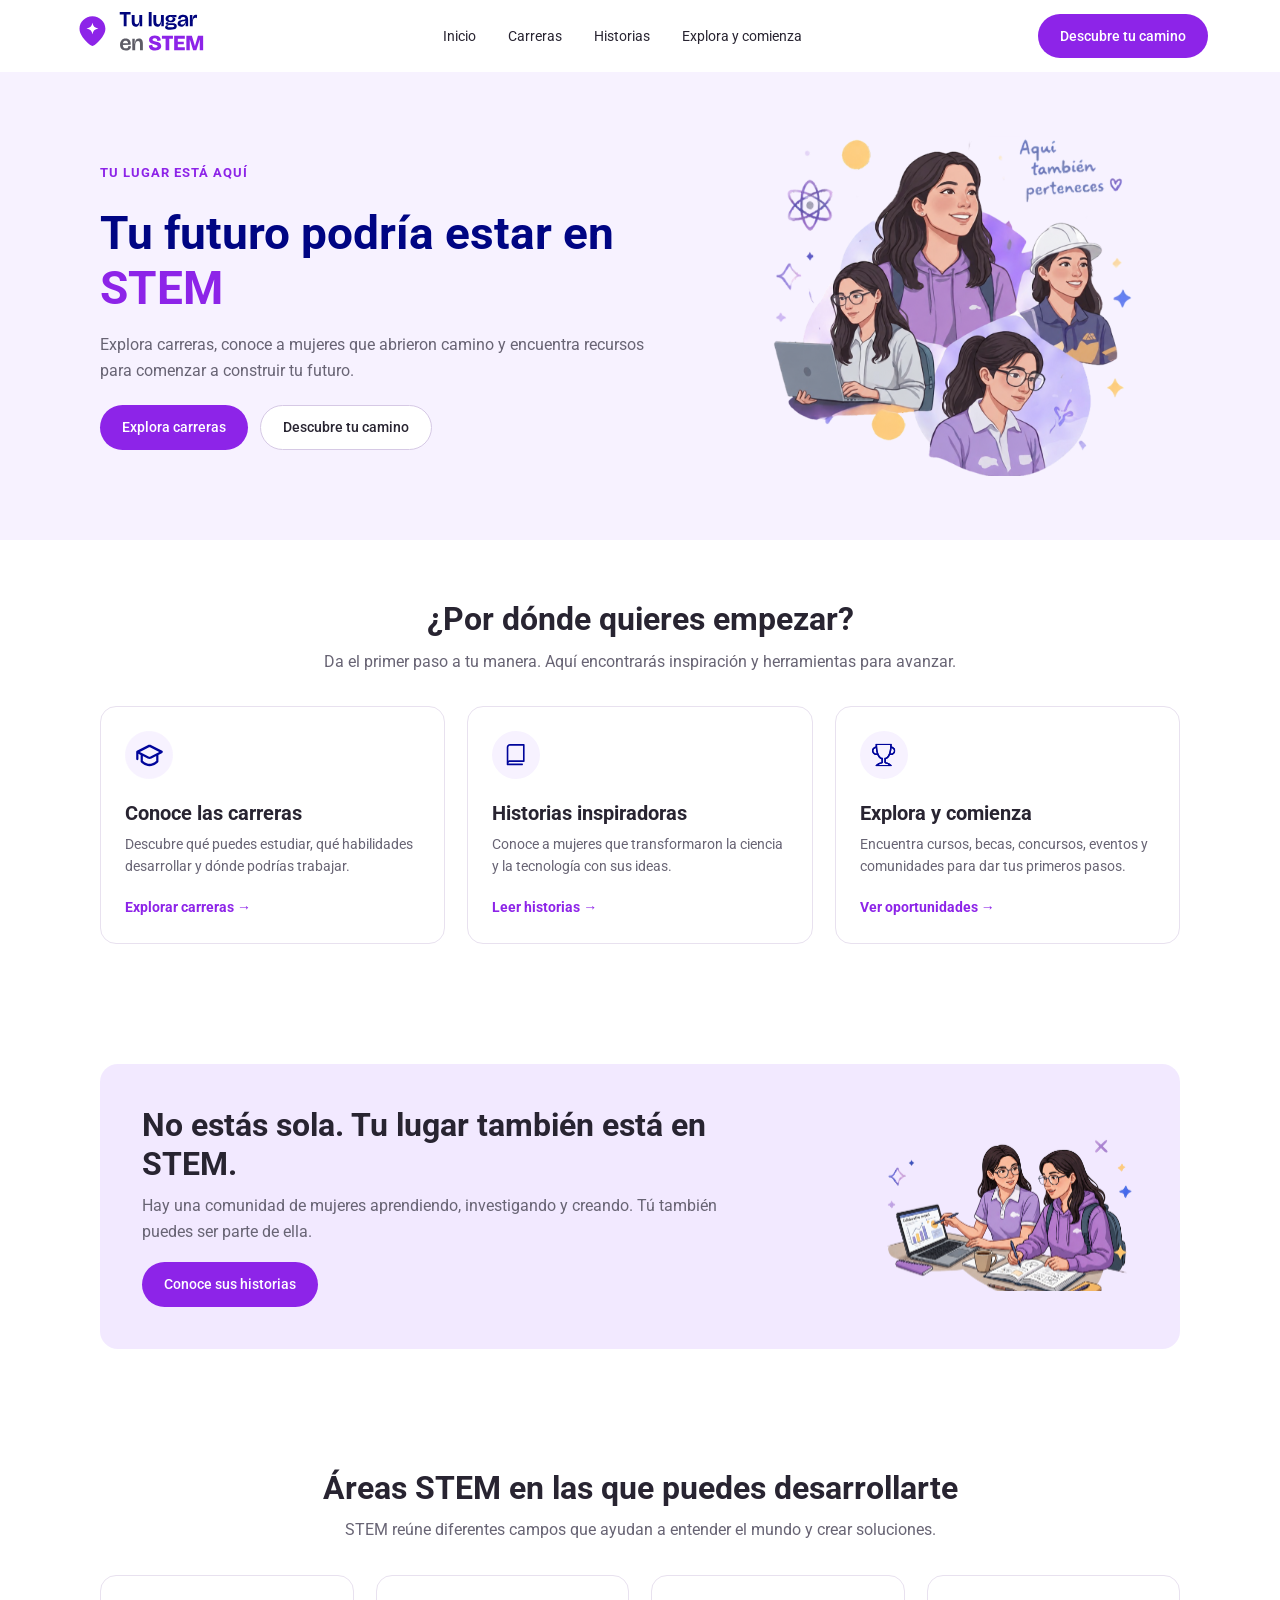
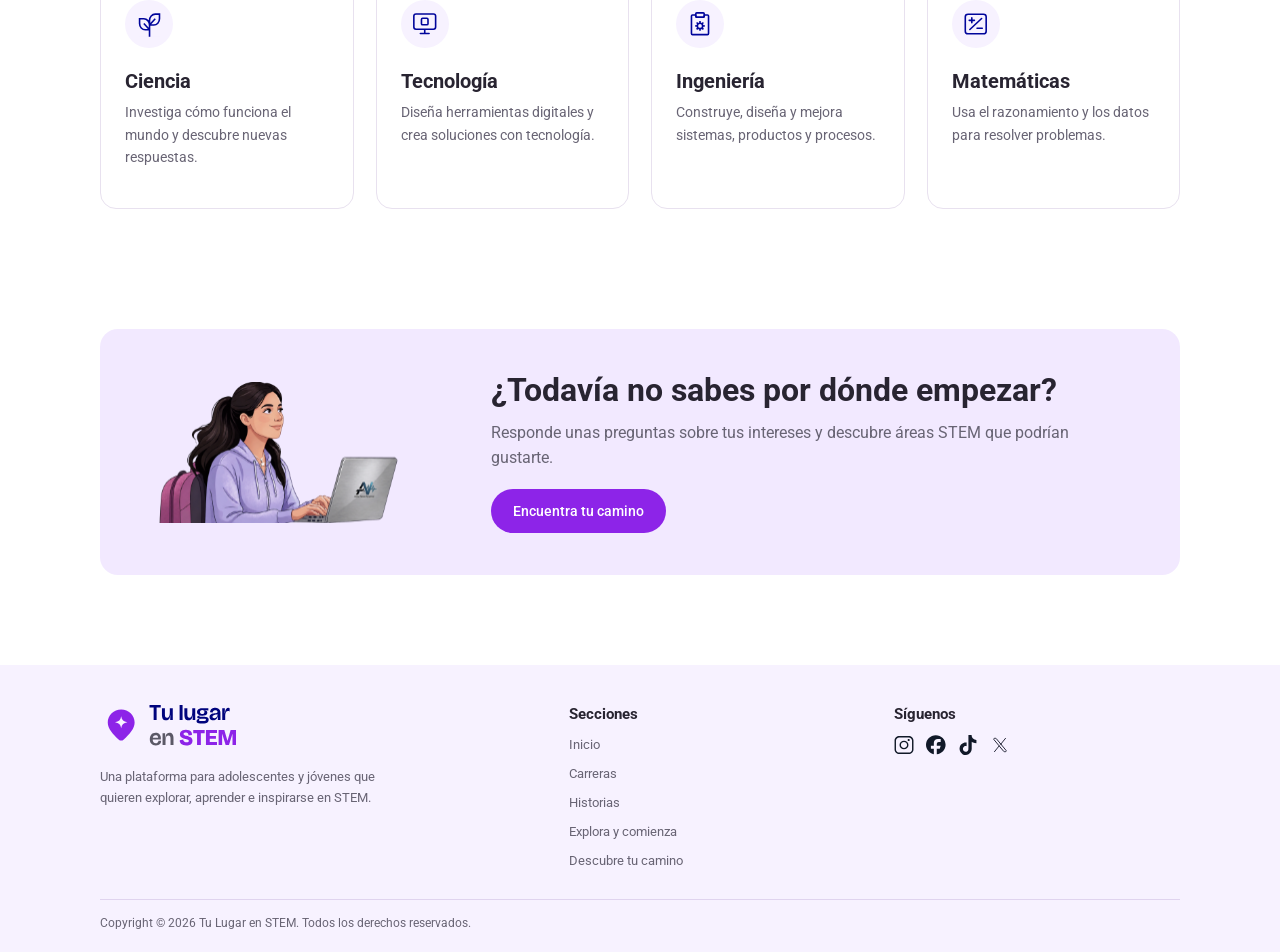
<file: index.html>
<!DOCTYPE html>
<html lang="es">

<head>
    <meta charset="UTF-8">
    <meta name="viewport" content="width=device-width, initial-scale=1.0">
    <title>Inicio</title>
    <link rel="preconnect" href="https://fonts.googleapis.com">
    <link rel="preconnect" href="https://fonts.gstatic.com" crossorigin>
    <link href="https://fonts.googleapis.com/css2?family=Roboto:ital,wght@0,100..900;1,100..900&display=swap"
        rel="stylesheet">
    <link rel="stylesheet" href="styles/index.css">
</head>

<body>
    <!-- Encabezado con logo, menú de navegación y botón al test -->
    <header class="encabezado">
        <a href="index.html">
            <img class="encabezado-logo" src="imagenes/logo/icon-logo.svg" alt="Tu Lugar en STEM">
        </a>
        <nav class="encabezado-menu">
            <a href="index.html">Inicio</a>
            <a href="carreras.html">Carreras</a>
            <a href="historias.html">Historias</a>
            <a href="explora-comienza.html">Explora y comienza</a>
        </nav>
        <a class="encabezado-boton" href="descubre-tu-camino.html">Descubre tu camino</a>
    </header>

    <main>
        <!-- Sección del hero (Banner principal de la sección) -->
        <section class="hero">
            <div class="hero-texto">
                <p class="etiqueta">TU LUGAR ESTÁ AQUÍ</p>
                <h1>Tu futuro podría estar en <span>STEM</span></h1>
                <p>Explora carreras, conoce a mujeres que abrieron camino y encuentra recursos para comenzar a construir
                    tu futuro.</p>
                <div class="hero-botones">
                    <a class="boton-explora" href="carreras.html">Explora carreras</a>
                    <a class="boton-descubre" href="descubre-tu-camino.html">Descubre tu camino</a>
                </div>
            </div>
            <img class="hero-imagen" src="imagenes/banners/chicas-stem.svg" alt="Jóvenes en distintas áreas STEM">
        </section>

        <!-- Sección por dónde quieres empezar -->
        <section class="seccion">
            <div class="seccion-titulo">
                <h2>¿Por dónde quieres empezar?</h2>
                <p>Da el primer paso a tu manera. Aquí encontrarás inspiración y herramientas para avanzar.</p>
            </div>
            <div class="tarjetas">
                <article class="tarjeta">
                    <img class="tarjeta-icono" src="imagenes/icons/birrete.svg" alt="birrete">
                    <h3>Conoce las carreras</h3>
                    <p>Descubre qué puedes estudiar, qué habilidades desarrollar y dónde podrías trabajar.</p>
                    <a class="tarjeta-enlace" href="carreras.html">Explorar carreras →</a>
                </article>
                <article class="tarjeta">
                    <img class="tarjeta-icono" src="imagenes/icons/librp.svg" alt="libro">
                    <h3>Historias inspiradoras</h3>
                    <p>Conoce a mujeres que transformaron la ciencia y la tecnología con sus ideas.</p>
                    <a class="tarjeta-enlace" href="historias.html">Leer historias →</a>
                </article>
                <article class="tarjeta">
                    <img class="tarjeta-icono" src="imagenes/icons/trofeo.svg" alt="trofeo">
                    <h3>Explora y comienza</h3>
                    <p>Encuentra cursos, becas, concursos, eventos y comunidades para dar tus primeros pasos.</p>
                    <a class="tarjeta-enlace" href="explora-comienza.html">Ver oportunidades →</a>
                </article>
            </div>
        </section>

        <!-- Sección del banner secundario 1-->
        <section class="seccion">
            <div class="invitacion">
                <div class="invitacion-texto">
                    <h2>No estás sola. Tu lugar también está en STEM.</h2>
                    <p>Hay una comunidad de mujeres aprendiendo, investigando y creando. Tú también puedes ser parte de
                        ella.</p>
                    <a class="invitacion-boton" href="historias.html">Conoce sus historias</a>
                </div>
                <img class="invitacion-imagen" src="imagenes/banners/chicas-equipo.svg"
                    alt="Chicas colaborando en un proyecto">
            </div>
        </section>

        <!-- Sección de las áreas STEM a desarrollarte -->
        <section class="seccion">
            <div class="seccion-titulo">
                <h2>Áreas STEM en las que puedes desarrollarte</h2>
                <p>STEM reúne diferentes campos que ayudan a entender el mundo y crear soluciones.</p>
            </div>
            <div class="tarjetas" id="tarjetas-areas">
                <article class="tarjeta">
                    <img class="tarjeta-icono" src="imagenes/icons/planta.svg" alt="planta">
                    <h3>Ciencia</h3>
                    <p>Investiga cómo funciona el mundo y descubre nuevas respuestas.</p>
                </article>
                <article class="tarjeta">
                    <img class="tarjeta-icono" src="imagenes/icons/pc.svg" alt="computadora">
                    <h3>Tecnología</h3>
                    <p>Diseña herramientas digitales y crea soluciones con tecnología.</p>
                </article>
                <article class="tarjeta">
                    <img class="tarjeta-icono" src="imagenes/icons/cuaderno.svg" alt="cuaderno">
                    <h3>Ingeniería</h3>
                    <p>Construye, diseña y mejora sistemas, productos y procesos.</p>
                </article>
                <article class="tarjeta">
                    <img class="tarjeta-icono" src="imagenes/icons/matematicas.svg" alt="matematicas">
                    <h3>Matemáticas</h3>
                    <p>Usa el razonamiento y los datos para resolver problemas.</p>
                </article>
            </div>
        </section>

        <!-- Sección del banner secundario 2-->
        <section class="seccion">
            <div class="invitacion">
                <img class="invitacion-imagen" src="imagenes/banners/donde-empezar.svg"
                    alt="Joven pensando en su futuro">
                <div class="invitacion-texto">
                    <h2>¿Todavía no sabes por dónde empezar?</h2>
                    <p>Responde unas preguntas sobre tus intereses y descubre áreas STEM que podrían gustarte.</p>
                    <a class="invitacion-boton" href="descubre-tu-camino.html">Encuentra tu camino</a>
                </div>
            </div>
        </section>
    </main>

    <!-- Pie de página -->
    <footer class="pie">
        <div class="pie-contenido">
            <div class="pie-marca">
                <img src="imagenes/logo/icon-logo.svg" alt="Tu Lugar en STEM">
                <p>Una plataforma para adolescentes y jóvenes que quieren explorar, aprender e inspirarse en STEM.</p>
            </div>
            <nav class="pie-enlaces">
                <h3>Secciones</h3>
                <a href="index.html">Inicio</a>
                <a href="carreras.html">Carreras</a>
                <a href="historias.html">Historias</a>
                <a href="explora-comienza.html">Explora y comienza</a>
                <a href="descubre-tu-camino.html">Descubre tu camino</a>
            </nav>
            <div class="pie-redes">
                <h3>Síguenos</h3>
                <div class="redes-iconos">
                    <a href="">
                        <img src="imagenes/icons/instagram.svg" alt="Instagram">
                    </a>
                    <a href="">
                        <img src="imagenes/icons/facebook.svg" alt="Facebook">
                    </a>
                    <a href="">
                        <img src="imagenes/icons/tiktok.svg" alt="TikTok">
                    </a>
                    <a href="">
                        <img src="imagenes/icons/x.svg" alt="X">
                    </a>
                </div>
            </div>
        </div>
        <p class="pie-derechos">Copyright © 2026 Tu Lugar en STEM. Todos los derechos reservados.</p>
    </footer>
</body>

</html>
</file>
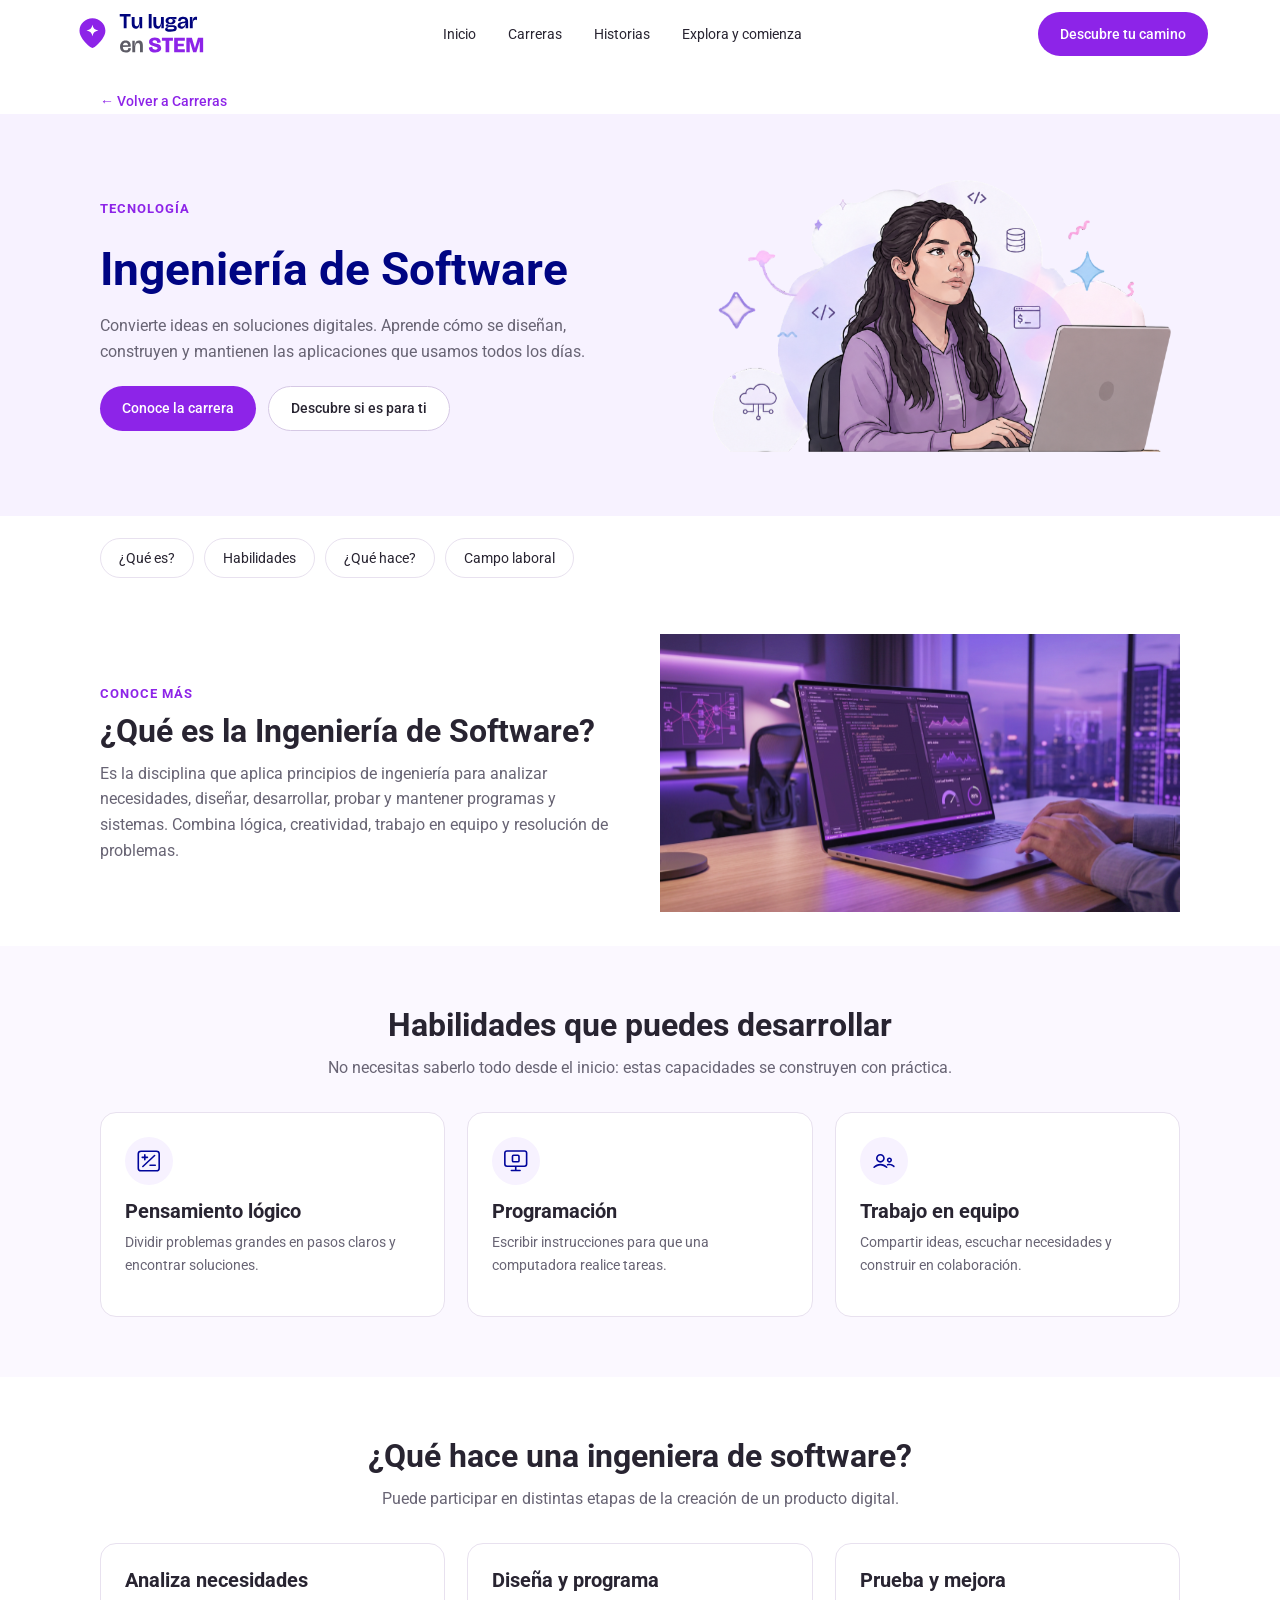
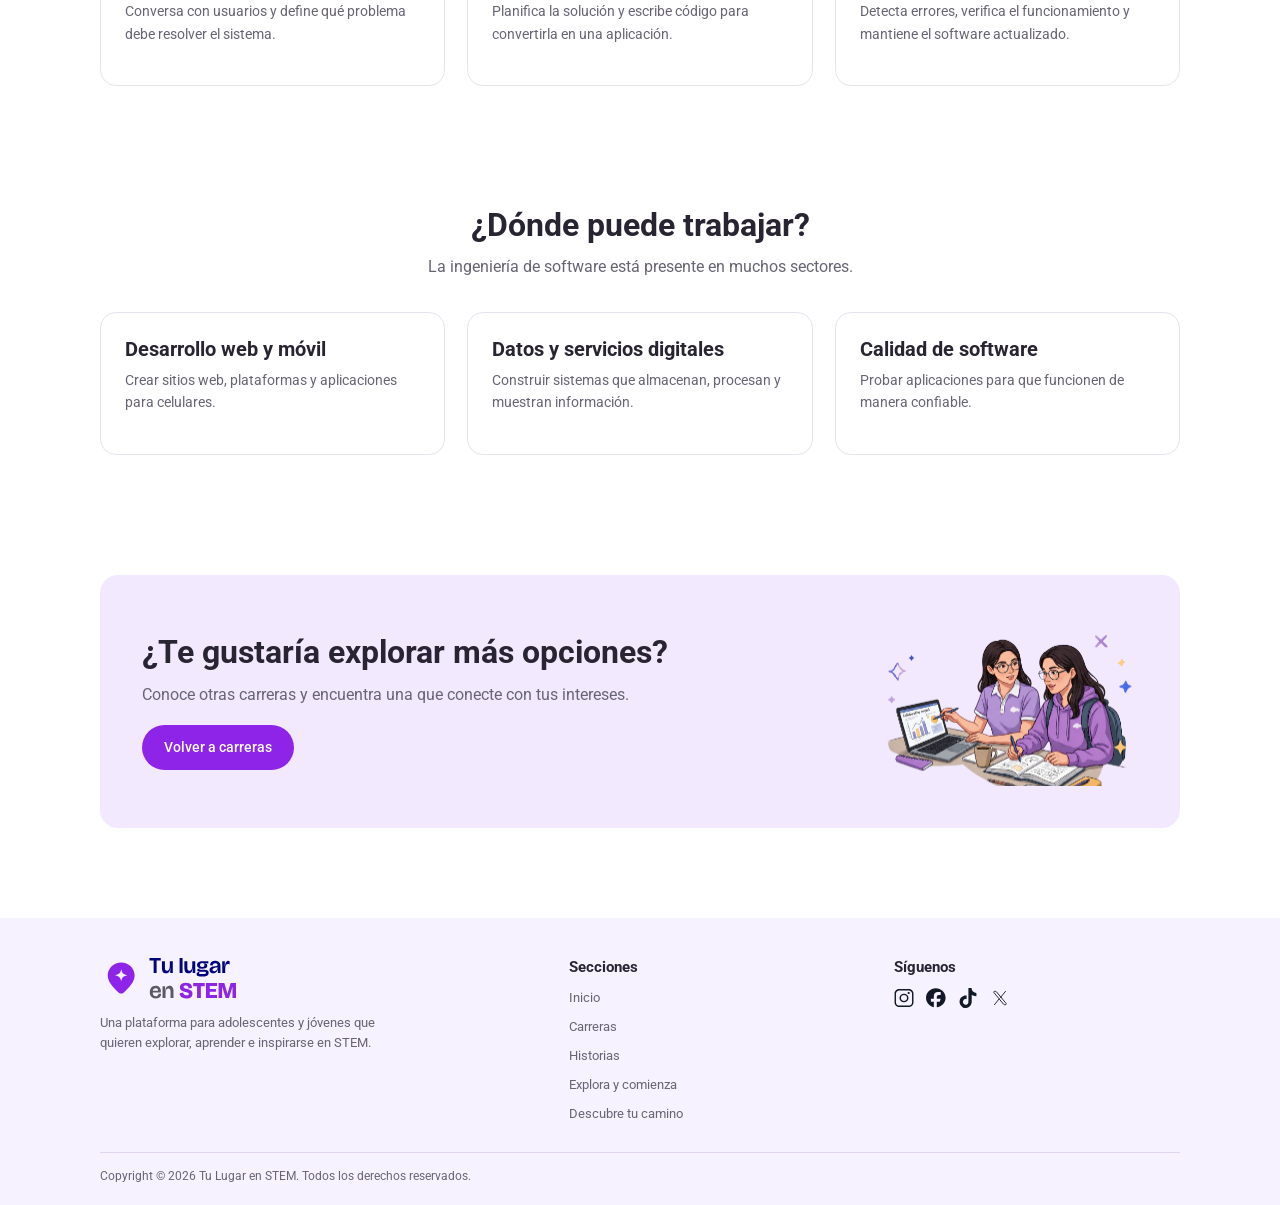
<file: carrera-software.html>
<!DOCTYPE html>
<html lang="es">

<head>
    <meta charset="UTF-8">
    <meta name="viewport" content="width=device-width, initial-scale=1.0">
    <title>Ingeniería de Software</title>
    <link rel="preconnect" href="https://fonts.googleapis.com">
    <link rel="preconnect" href="https://fonts.gstatic.com" crossorigin>
    <link href="https://fonts.googleapis.com/css2?family=Roboto:ital,wght@0,100..900;1,100..900&display=swap"
        rel="stylesheet">
    <link rel="stylesheet" href="styles/carrera-software.css">
</head>

<body>
    <!-- Encabezado con logo, menú de navegación y botón al test -->
    <header class="encabezado">
        <a href="index.html">
            <img class="encabezado-logo" src="imagenes/logo/icon-logo.svg" alt="Tu Lugar en STEM">
        </a>
        <nav class="encabezado-menu">
            <a href="index.html">Inicio</a>
            <a href="carreras.html">Carreras</a>
            <a href="historias.html">Historias</a>
            <a href="explora-comienza.html">Explora y comienza</a>
        </nav>
        <a class="encabezado-boton" href="descubre-tu-camino.html">Descubre tu camino</a>
    </header>

    <main>
        <a class="enlace-volver" href="carreras.html">← Volver a Carreras</a>

        <!-- Hero -->
        <section class="hero">
            <div class="hero-texto">
                <p class="etiqueta">Tecnología</p>
                <h1>Ingeniería de Software</h1>
                <p>Convierte ideas en soluciones digitales. Aprende cómo se diseñan, construyen y mantienen las aplicaciones que usamos todos los días.</p>
                <div class="hero-botones">
                    <a class="boton-principal" href="#que-es">Conoce la carrera</a>
                    <a class="boton-secundario" href="descubre-tu-camino.html">Descubre si es para ti</a>
                </div>
            </div>
            <img class="hero-imagen" src="imagenes/banners/ing-software.svg" alt="Joven desarrollando software con una computadora">
        </section>

        <!-- Índice de la página -->
        <nav class="indice">
            <a href="#que-es">¿Qué es?</a>
            <a href="#habilidades">Habilidades</a>
            <a href="#que-hace">¿Qué hace?</a>
            <a href="#donde-trabaja">Campo laboral</a>
        </nav>

        <section class="contenido contenido-dividido" id="que-es">
            <div>
                <p class="etiqueta">Conoce más</p>
                <h2>¿Qué es la Ingeniería de Software?</h2>
                <p>Es la disciplina que aplica principios de ingeniería para analizar necesidades, diseñar, desarrollar, probar y mantener programas y sistemas. Combina lógica, creatividad, trabajo en equipo y resolución de problemas.</p>
            </div>
            <img class="contenido-imagen" src="imagenes/banners/laptop-codigo.svg" alt="Laptop con código en la pantalla">
        </section>

        <section class="seccion seccion-lila" id="habilidades">
            <div class="seccion-titulo">
                <h2>Habilidades que puedes desarrollar</h2>
                <p>No necesitas saberlo todo desde el inicio: estas capacidades se construyen con práctica.</p>
            </div>
            <div class="tarjetas">
                <article class="tarjeta">
                    <img class="tarjeta-icono" src="imagenes/icons/matematicas.svg" alt="">
                    <h3>Pensamiento lógico</h3>
                    <p>Dividir problemas grandes en pasos claros y encontrar soluciones.</p>
                </article>
                <article class="tarjeta">
                    <img class="tarjeta-icono" src="imagenes/icons/pc.svg" alt="">
                    <h3>Programación</h3>
                    <p>Escribir instrucciones para que una computadora realice tareas.</p>
                </article>
                <article class="tarjeta">
                    <img class="tarjeta-icono" src="imagenes/icons/comunidades.svg" alt="">
                    <h3>Trabajo en equipo</h3>
                    <p>Compartir ideas, escuchar necesidades y construir en colaboración.</p>
                </article>
            </div>
        </section>

        <section class="seccion" id="que-hace">
            <div class="seccion-titulo">
                <h2>¿Qué hace una ingeniera de software?</h2>
                <p>Puede participar en distintas etapas de la creación de un producto digital.</p>
            </div>
            <div class="tarjetas">
                <article class="tarjeta">
                    <h3>Analiza necesidades</h3>
                    <p>Conversa con usuarios y define qué problema debe resolver el sistema.</p>
                </article>
                <article class="tarjeta">
                    <h3>Diseña y programa</h3>
                    <p>Planifica la solución y escribe código para convertirla en una aplicación.</p>
                </article>
                <article class="tarjeta">
                    <h3>Prueba y mejora</h3>
                    <p>Detecta errores, verifica el funcionamiento y mantiene el software actualizado.</p>
                </article>
            </div>
        </section>

        <section class="seccion" id="donde-trabaja">
            <div class="seccion-titulo">
                <h2>¿Dónde puede trabajar?</h2>
                <p>La ingeniería de software está presente en muchos sectores.</p>
            </div>
            <div class="tarjetas">
                <article class="tarjeta">
                    <h3>Desarrollo web y móvil</h3>
                    <p>Crear sitios web, plataformas y aplicaciones para celulares.</p>
                </article>
                <article class="tarjeta">
                    <h3>Datos y servicios digitales</h3>
                    <p>Construir sistemas que almacenan, procesan y muestran información.</p>
                </article>
                <article class="tarjeta">
                    <h3>Calidad de software</h3>
                    <p>Probar aplicaciones para que funcionen de manera confiable.</p>
                </article>
            </div>
        </section>

        <section class="seccion">
            <div class="invitacion">
                <div class="invitacion-texto">
                    <h2>¿Te gustaría explorar más opciones?</h2>
                    <p>Conoce otras carreras y encuentra una que conecte con tus intereses.</p>
                    <a class="boton-principal" href="carreras.html">Volver a carreras</a>
                </div>
                <img class="invitacion-imagen" src="imagenes/banners/chicas-equipo.svg" alt="Jóvenes trabajando juntas">
            </div>
        </section>
    </main>

    <!-- Pie de página -->
    <footer class="pie">
        <div class="pie-contenido">
            <div class="pie-marca">
                <img src="imagenes/logo/icon-logo.svg" alt="Tu Lugar en STEM">
                <p>Una plataforma para adolescentes y jóvenes que quieren explorar, aprender e inspirarse en STEM.</p>
            </div>
            <nav class="pie-enlaces">
                <h3>Secciones</h3>
                <a href="index.html">Inicio</a>
                <a href="carreras.html">Carreras</a>
                <a href="historias.html">Historias</a>
                <a href="explora-comienza.html">Explora y comienza</a>
                <a href="descubre-tu-camino.html">Descubre tu camino</a>
            </nav>
            <div class="pie-redes">
                <h3>Síguenos</h3>
                <div class="redes-iconos">
                    <a href="#"><img src="imagenes/icons/instagram.svg" alt="Instagram"></a>
                    <a href="#"><img src="imagenes/icons/facebook.svg" alt="Facebook"></a>
                    <a href="#"><img src="imagenes/icons/tiktok.svg" alt="TikTok"></a>
                    <a href="#"><img src="imagenes/icons/x.svg" alt="X"></a>
                </div>
            </div>
        </div>
        <p class="pie-derechos">Copyright © 2026 Tu Lugar en STEM. Todos los derechos reservados.</p>
    </footer>
</body>

</html>
</file>
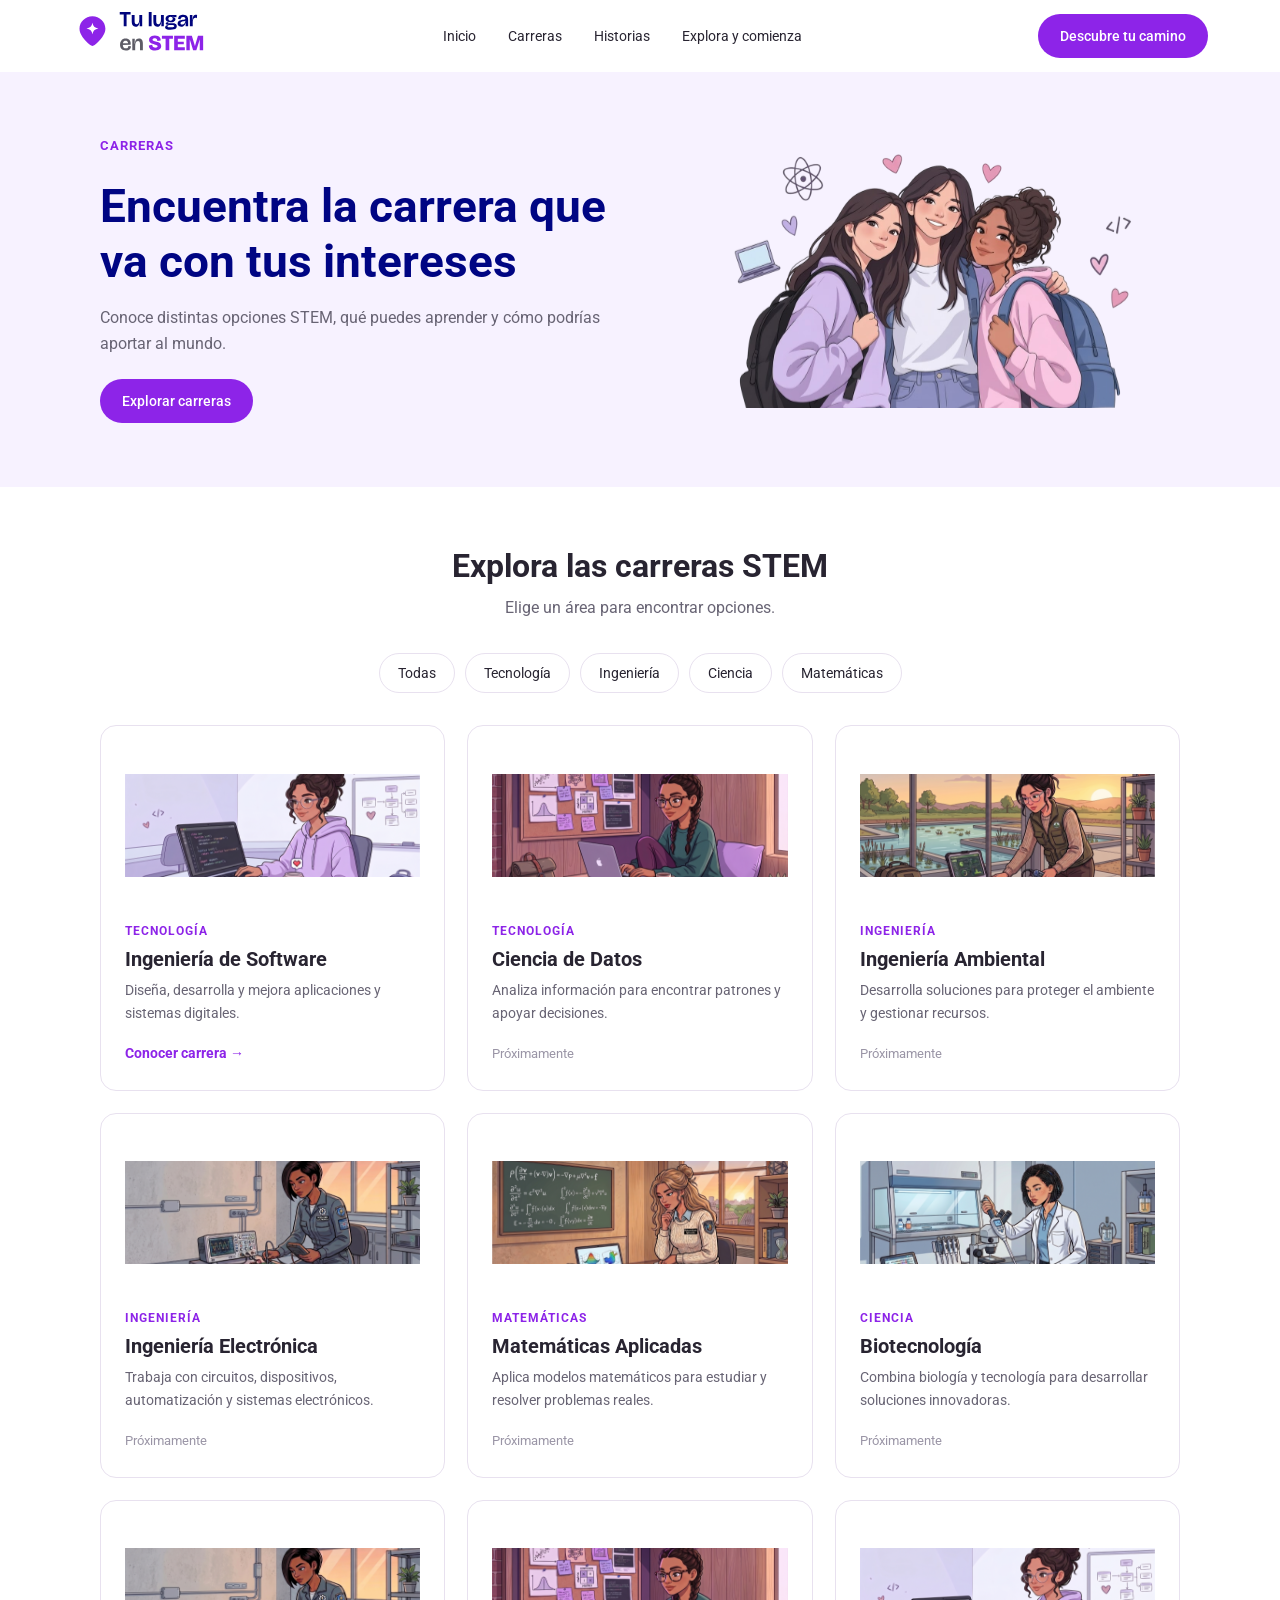
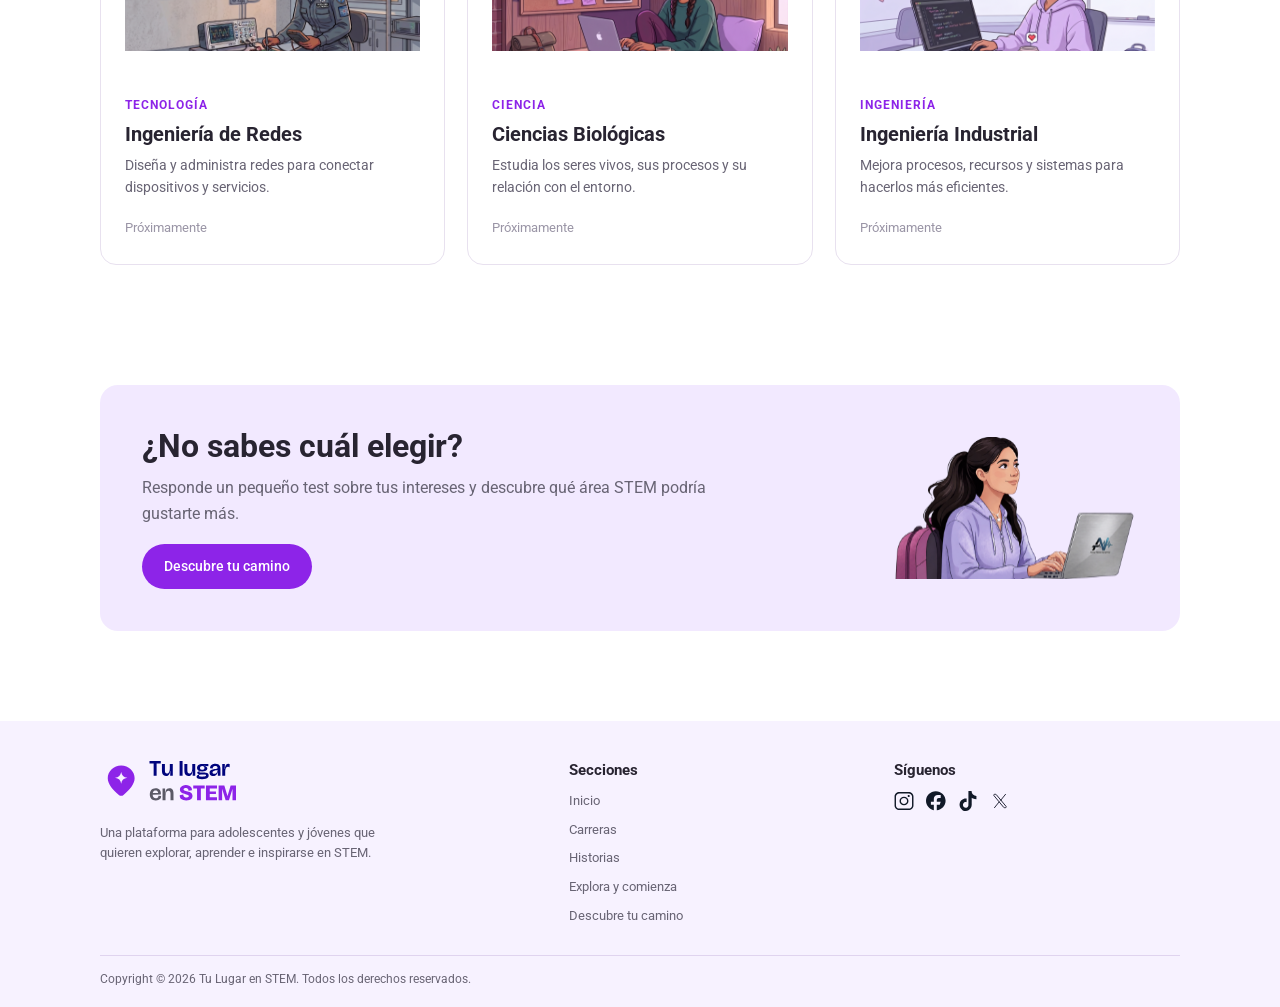
<file: carreras.html>
<!DOCTYPE html>
<html lang="es">

<head>
    <meta charset="UTF-8">
    <meta name="viewport" content="width=device-width, initial-scale=1.0">
    <title>Carreras</title>
    <link rel="preconnect" href="https://fonts.googleapis.com">
    <link rel="preconnect" href="https://fonts.gstatic.com" crossorigin>
    <link href="https://fonts.googleapis.com/css2?family=Roboto:ital,wght@0,100..900;1,100..900&display=swap"
        rel="stylesheet">
    <link rel="stylesheet" href="styles/carreras.css">
</head>

<body>
    <!-- Encabezado con logo, menú de navegación y botón al test -->
    <header class="encabezado">
        <a href="index.html">
            <img class="encabezado-logo" src="imagenes/logo/icon-logo.svg" alt="Tu Lugar en STEM">
        </a>
        <nav class="encabezado-menu">
            <a href="index.html">Inicio</a>
            <a href="carreras.html">Carreras</a>
            <a href="historias.html">Historias</a>
            <a href="explora-comienza.html">Explora y comienza</a>
        </nav>
        <a class="encabezado-boton" href="descubre-tu-camino.html">Descubre tu camino</a>
    </header>

    <main>
        <!-- Hero con el banner principal de la sección-->
        <section class="hero">
            <div class="hero-texto">
                <p class="etiqueta">CARRERAS</p>
                <h1>Encuentra la carrera que va con tus intereses</h1>
                <p>Conoce distintas opciones STEM, qué puedes aprender y cómo podrías aportar al mundo.</p>
                <a class="boton-principal" href="#lista-carreras">Explorar carreras</a>
            </div>
            <img class="hero-imagen" src="imagenes/banners/chicas-abrazadas.svg"
                alt="Jóvenes compartiendo sus intereses">
        </section>

        <!-- Lista de carreras -->
        <section class="seccion" id="lista-carreras">
            <div class="seccion-titulo">
                <h2>Explora las carreras STEM</h2>
                <p>Elige un área para encontrar opciones.</p>
            </div>

            <!-- Botones de filtro: por ahora no hacen nada, el filtrado se agregará con JavaScript -->
            <div class="filtros">
                <button class="filtro">Todas</button>
                <button class="filtro">Tecnología</button>
                <button class="filtro">Ingeniería</button>
                <button class="filtro">Ciencia</button>
                <button class="filtro">Matemáticas</button>
            </div>

            <div class="tarjetas">
                <article class="tarjeta">
                    <img class="tarjeta-imagen" src="imagenes/tarjetas/chica-software.svg" alt="Joven programando">
                    <p class="etiqueta">TECNOLOGÍA</p>
                    <h3>Ingeniería de Software</h3>
                    <p>Diseña, desarrolla y mejora aplicaciones y sistemas digitales.</p>
                    <a class="tarjeta-enlace" href="carrera-software.html">Conocer carrera →</a>
                </article>
                <article class="tarjeta">
                    <img class="tarjeta-imagen" src="imagenes/tarjetas/chica-ciencia.svg"
                        alt="Joven trabajando con datos">
                    <p class="etiqueta">TECNOLOGÍA</p>
                    <h3>Ciencia de Datos</h3>
                    <p>Analiza información para encontrar patrones y apoyar decisiones.</p>
                    <span class="proximamente">Próximamente</span>
                </article>
                <article class="tarjeta">
                    <img class="tarjeta-imagen" src="imagenes/tarjetas/chica-ambiental.svg"
                        alt="Joven en un entorno natural">
                    <p class="etiqueta">INGENIERÍA</p>
                    <h3>Ingeniería Ambiental</h3>
                    <p>Desarrolla soluciones para proteger el ambiente y gestionar recursos.</p>
                    <span class="proximamente">Próximamente</span>
                </article>
                <article class="tarjeta">
                    <img class="tarjeta-imagen" src="imagenes/tarjetas/chica-electronica.svg"
                        alt="Joven trabajando en electrónica">
                    <p class="etiqueta">INGENIERÍA</p>
                    <h3>Ingeniería Electrónica</h3>
                    <p>Trabaja con circuitos, dispositivos, automatización y sistemas electrónicos.</p>
                    <span class="proximamente">Próximamente</span>
                </article>
                <article class="tarjeta">
                    <img class="tarjeta-imagen" src="imagenes/tarjetas/chica-mates.svg"
                        alt="Joven resolviendo ejercicios">
                    <p class="etiqueta">MATEMÁTICAS</p>
                    <h3>Matemáticas Aplicadas</h3>
                    <p>Aplica modelos matemáticos para estudiar y resolver problemas reales.</p>
                    <span class="proximamente">Próximamente</span>
                </article>
                <article class="tarjeta">
                    <img class="tarjeta-imagen" src="imagenes/tarjetas/chica-biotec.svg" alt="Joven en un laboratorio">
                    <p class="etiqueta">CIENCIA</p>
                    <h3>Biotecnología</h3>
                    <p>Combina biología y tecnología para desarrollar soluciones innovadoras.</p>
                    <span class="proximamente">Próximamente</span>
                </article>
                <article class="tarjeta">
                    <img class="tarjeta-imagen" src="imagenes/tarjetas/chica-electronica.svg"
                        alt="Joven trabajando con tecnología">
                    <p class="etiqueta">TECNOLOGÍA</p>
                    <h3>Ingeniería de Redes</h3>
                    <p>Diseña y administra redes para conectar dispositivos y servicios.</p>
                    <span class="proximamente">Próximamente</span>
                </article>
                <article class="tarjeta">
                    <img class="tarjeta-imagen" src="imagenes/tarjetas/chica-ciencia.svg" alt="Joven científica">
                    <p class="etiqueta">CIENCIA</p>
                    <h3>Ciencias Biológicas</h3>
                    <p>Estudia los seres vivos, sus procesos y su relación con el entorno.</p>
                    <span class="proximamente">Próximamente</span>
                </article>
                <article class="tarjeta">
                    <img class="tarjeta-imagen" src="imagenes/tarjetas/chica-software.svg"
                        alt="Joven trabajando en un proyecto">
                    <p class="etiqueta">INGENIERÍA</p>
                    <h3>Ingeniería Industrial</h3>
                    <p>Mejora procesos, recursos y sistemas para hacerlos más eficientes.</p>
                    <span class="proximamente">Próximamente</span>
                </article>
            </div>
        </section>

        <section class="seccion">
            <div class="invitacion">
                <div class="invitacion-texto">
                    <h2>¿No sabes cuál elegir?</h2>
                    <p>Responde un pequeño test sobre tus intereses y descubre qué área STEM podría gustarte más.</p>
                    <a class="boton-principal" href="descubre-tu-camino.html">Descubre tu camino</a>
                </div>
                <img class="invitacion-imagen" src="imagenes/banners/donde-empezar.svg"
                    alt="Joven pensando en su futuro">
            </div>
        </section>
    </main>

    <!-- Pie de página -->
    <footer class="pie">
        <div class="pie-contenido">
            <div class="pie-marca">
                <img src="imagenes/logo/icon-logo.svg" alt="Tu Lugar en STEM">
                <p>Una plataforma para adolescentes y jóvenes que quieren explorar, aprender e inspirarse en STEM.</p>
            </div>
            <nav class="pie-enlaces">
                <h3>Secciones</h3>
                <a href="index.html">Inicio</a>
                <a href="carreras.html">Carreras</a>
                <a href="historias.html">Historias</a>
                <a href="explora-comienza.html">Explora y comienza</a>
                <a href="descubre-tu-camino.html">Descubre tu camino</a>
            </nav>
            <div class="pie-redes">
                <h3>Síguenos</h3>
                <div class="redes-iconos">
                    <a href="#"><img src="imagenes/icons/instagram.svg" alt="Instagram"></a>
                    <a href="#"><img src="imagenes/icons/facebook.svg" alt="Facebook"></a>
                    <a href="#"><img src="imagenes/icons/tiktok.svg" alt="TikTok"></a>
                    <a href="#"><img src="imagenes/icons/x.svg" alt="X"></a>
                </div>
            </div>
        </div>
        <p class="pie-derechos">Copyright © 2026 Tu Lugar en STEM. Todos los derechos reservados.</p>
    </footer>
</body>

</html>
</file>
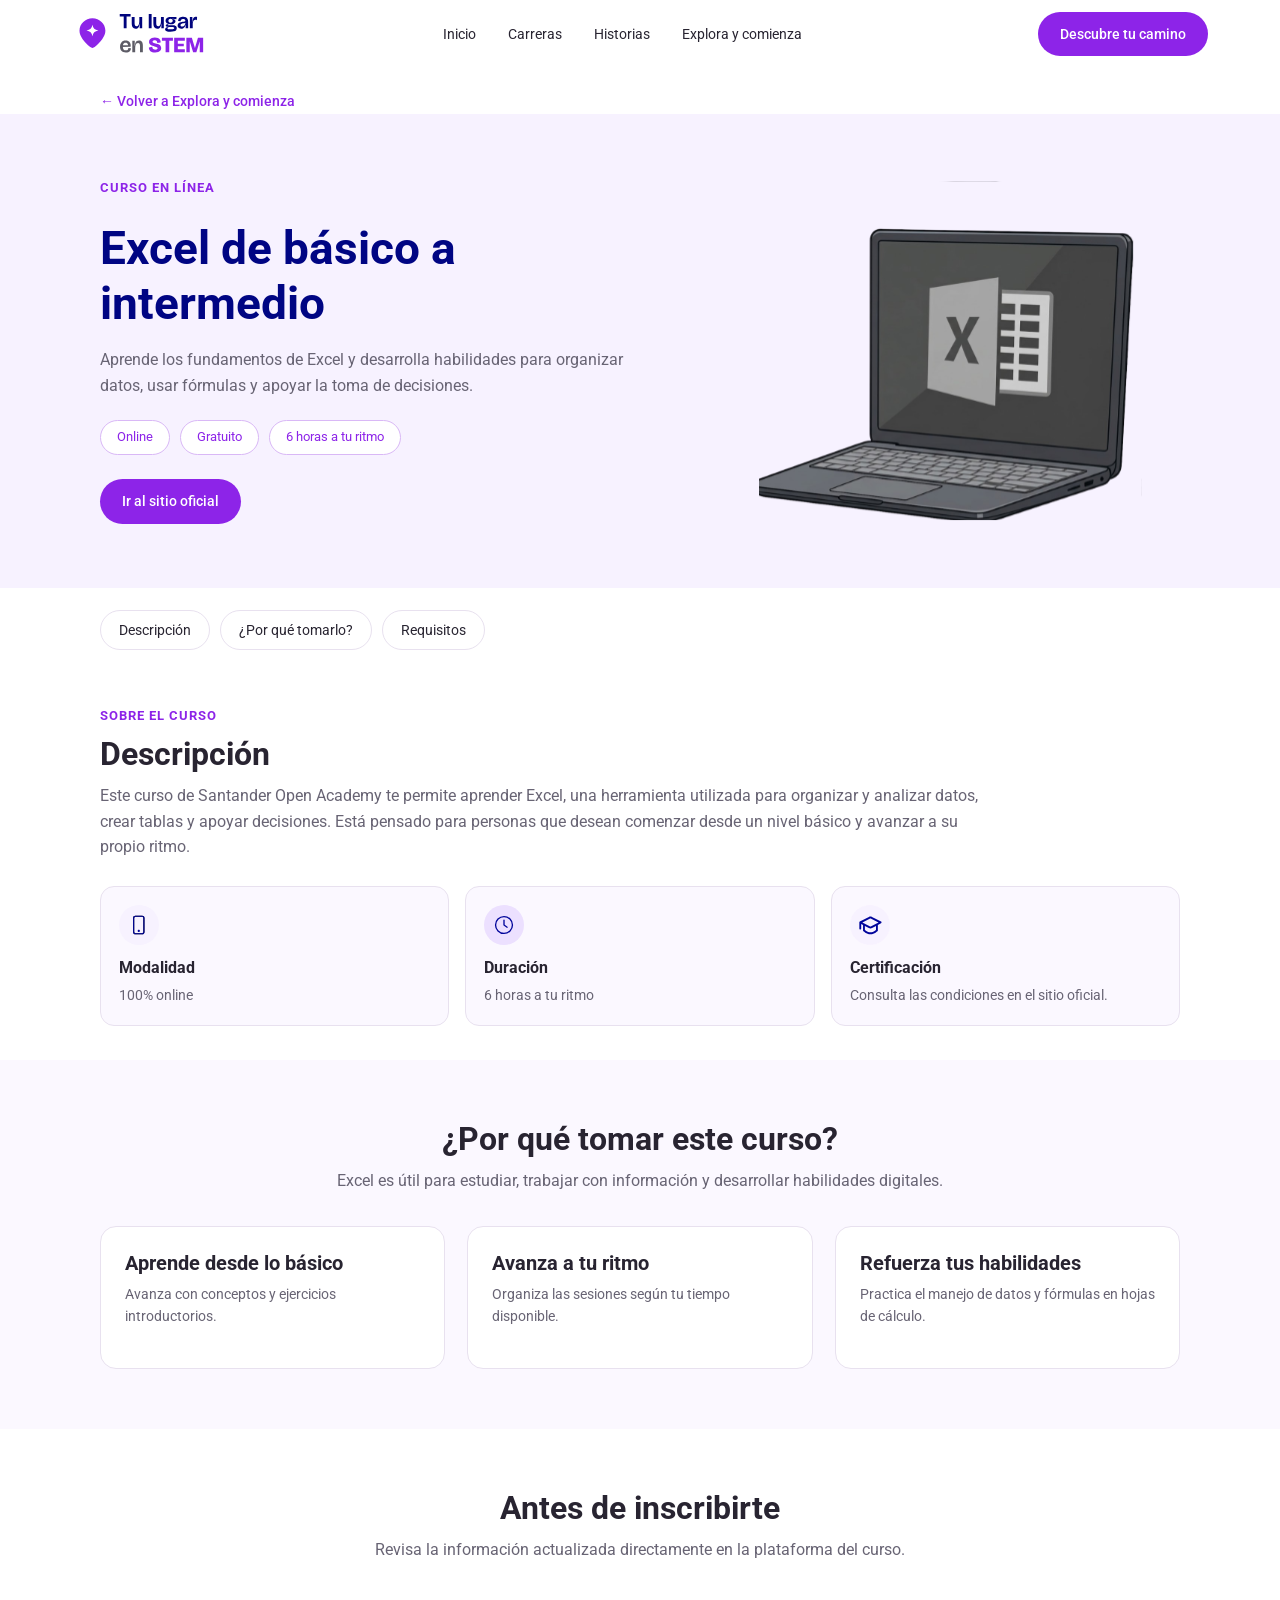
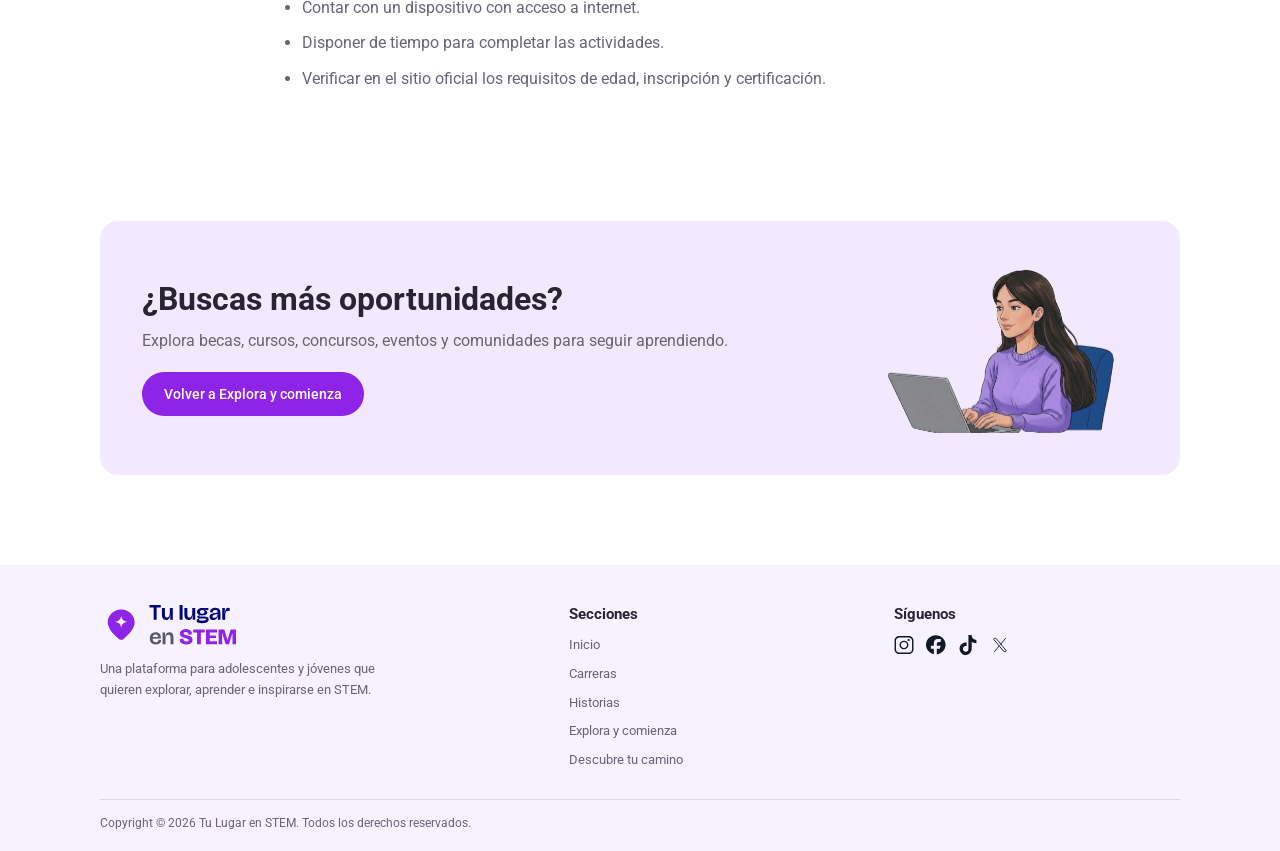
<file: curso-excel.html>
<!DOCTYPE html>
<html lang="es">

<head>
    <meta charset="UTF-8">
    <meta name="viewport" content="width=device-width, initial-scale=1.0">
    <title>Excel de básico a intermedio</title>
    <link rel="preconnect" href="https://fonts.googleapis.com">
    <link rel="preconnect" href="https://fonts.gstatic.com" crossorigin>
    <link href="https://fonts.googleapis.com/css2?family=Roboto:ital,wght@0,100..900;1,100..900&display=swap"
        rel="stylesheet">
    <link rel="stylesheet" href="styles/curso-excel.css">
</head>

<body>
    <!-- Encabezado con logo, menú de navegación y botón al test -->
    <header class="encabezado">
        <a href="index.html">
            <img class="encabezado-logo" src="imagenes/logo/icon-logo.svg" alt="Tu Lugar en STEM">
        </a>
        <nav class="encabezado-menu">
            <a href="index.html">Inicio</a>
            <a href="carreras.html">Carreras</a>
            <a href="historias.html">Historias</a>
            <a href="explora-comienza.html">Explora y comienza</a>
        </nav>
        <a class="encabezado-boton" href="descubre-tu-camino.html">Descubre tu camino</a>
    </header>

    <main>
        <a class="enlace-volver" href="explora-comienza.html">← Volver a Explora y comienza</a>

        <!-- Hero -->
        <section class="hero">
            <div class="hero-texto">
                <p class="etiqueta">Curso en línea</p>
                <h1>Excel de básico a intermedio</h1>
                <p>Aprende los fundamentos de Excel y desarrolla habilidades para organizar datos, usar fórmulas y apoyar la toma de decisiones.</p>
                <ul class="curso-datos">
                    <li>Online</li>
                    <li>Gratuito</li>
                    <li>6 horas a tu ritmo</li>
                </ul>
                <a class="boton-principal" href="https://app.santanderopenacademy.com/es/course/excel" target="_blank">Ir al sitio oficial</a>
            </div>
            <img class="hero-imagen" src="imagenes/banners/excel.svg" alt="Computadora con una hoja de cálculo">
        </section>

        <!-- Índice de la página (navegación interna)-->
        <nav class="indice">
            <a href="#descripcion">Descripción</a>
            <a href="#importancia">¿Por qué tomarlo?</a>
            <a href="#requisitos">Requisitos</a>
        </nav>

        <section class="contenido" id="descripcion">
            <p class="etiqueta">Sobre el curso</p>
            <h2>Descripción</h2>
            <p>Este curso de Santander Open Academy te permite aprender Excel, una herramienta utilizada para organizar y analizar datos, crear tablas y apoyar decisiones. Está pensado para personas que desean comenzar desde un nivel básico y avanzar a su propio ritmo.</p>

            <!-- Ficha rápida del curso -->
            <div class="curso-ficha">
                <div class="ficha-dato">
                    <img src="imagenes/icons/celular.svg" alt="">
                    <h4>Modalidad</h4>
                    <p>100% online</p>
                </div>
                <div class="ficha-dato">
                    <img src="imagenes/icons/reloj.svg" alt="">
                    <h4>Duración</h4>
                    <p>6 horas a tu ritmo</p>
                </div>
                <div class="ficha-dato">
                    <img src="imagenes/icons/birrete.svg" alt="">
                    <h4>Certificación</h4>
                    <p>Consulta las condiciones en el sitio oficial.</p>
                </div>
            </div>
        </section>

        <section class="seccion seccion-lila" id="importancia">
            <div class="seccion-titulo">
                <h2>¿Por qué tomar este curso?</h2>
                <p>Excel es útil para estudiar, trabajar con información y desarrollar habilidades digitales.</p>
            </div>
            <div class="tarjetas">
                <article class="tarjeta">
                    <h3>Aprende desde lo básico</h3>
                    <p>Avanza con conceptos y ejercicios introductorios.</p>
                </article>
                <article class="tarjeta">
                    <h3>Avanza a tu ritmo</h3>
                    <p>Organiza las sesiones según tu tiempo disponible.</p>
                </article>
                <article class="tarjeta">
                    <h3>Refuerza tus habilidades</h3>
                    <p>Practica el manejo de datos y fórmulas en hojas de cálculo.</p>
                </article>
            </div>
        </section>

        <section class="seccion" id="requisitos">
            <div class="seccion-titulo">
                <h2>Antes de inscribirte</h2>
                <p>Revisa la información actualizada directamente en la plataforma del curso.</p>
            </div>
            <ul class="lista-puntos curso-requisitos">
                <li>Contar con un dispositivo con acceso a internet.</li>
                <li>Disponer de tiempo para completar las actividades.</li>
                <li>Verificar en el sitio oficial los requisitos de edad, inscripción y certificación.</li>
            </ul>
        </section>

        <section class="seccion">
            <div class="invitacion">
                <div class="invitacion-texto">
                    <h2>¿Buscas más oportunidades?</h2>
                    <p>Explora becas, cursos, concursos, eventos y comunidades para seguir aprendiendo.</p>
                    <a class="boton-principal" href="explora-comienza.html">Volver a Explora y comienza</a>
                </div>
                <img class="invitacion-imagen" src="imagenes/banners/recursos.svg" alt="Joven explorando recursos de aprendizaje">
            </div>
        </section>
    </main>

    <!-- Pie de página -->
    <footer class="pie">
        <div class="pie-contenido">
            <div class="pie-marca">
                <img src="imagenes/logo/icon-logo.svg" alt="Tu Lugar en STEM">
                <p>Una plataforma para adolescentes y jóvenes que quieren explorar, aprender e inspirarse en STEM.</p>
            </div>
            <nav class="pie-enlaces">
                <h3>Secciones</h3>
                <a href="index.html">Inicio</a>
                <a href="carreras.html">Carreras</a>
                <a href="historias.html">Historias</a>
                <a href="explora-comienza.html">Explora y comienza</a>
                <a href="descubre-tu-camino.html">Descubre tu camino</a>
            </nav>
            <div class="pie-redes">
                <h3>Síguenos</h3>
                <div class="redes-iconos">
                    <a href="#"><img src="imagenes/icons/instagram.svg" alt="Instagram"></a>
                    <a href="#"><img src="imagenes/icons/facebook.svg" alt="Facebook"></a>
                    <a href="#"><img src="imagenes/icons/tiktok.svg" alt="TikTok"></a>
                    <a href="#"><img src="imagenes/icons/x.svg" alt="X"></a>
                </div>
            </div>
        </div>
        <p class="pie-derechos">Copyright © 2026 Tu Lugar en STEM. Todos los derechos reservados.</p>
    </footer>
</body>

</html>
</file>
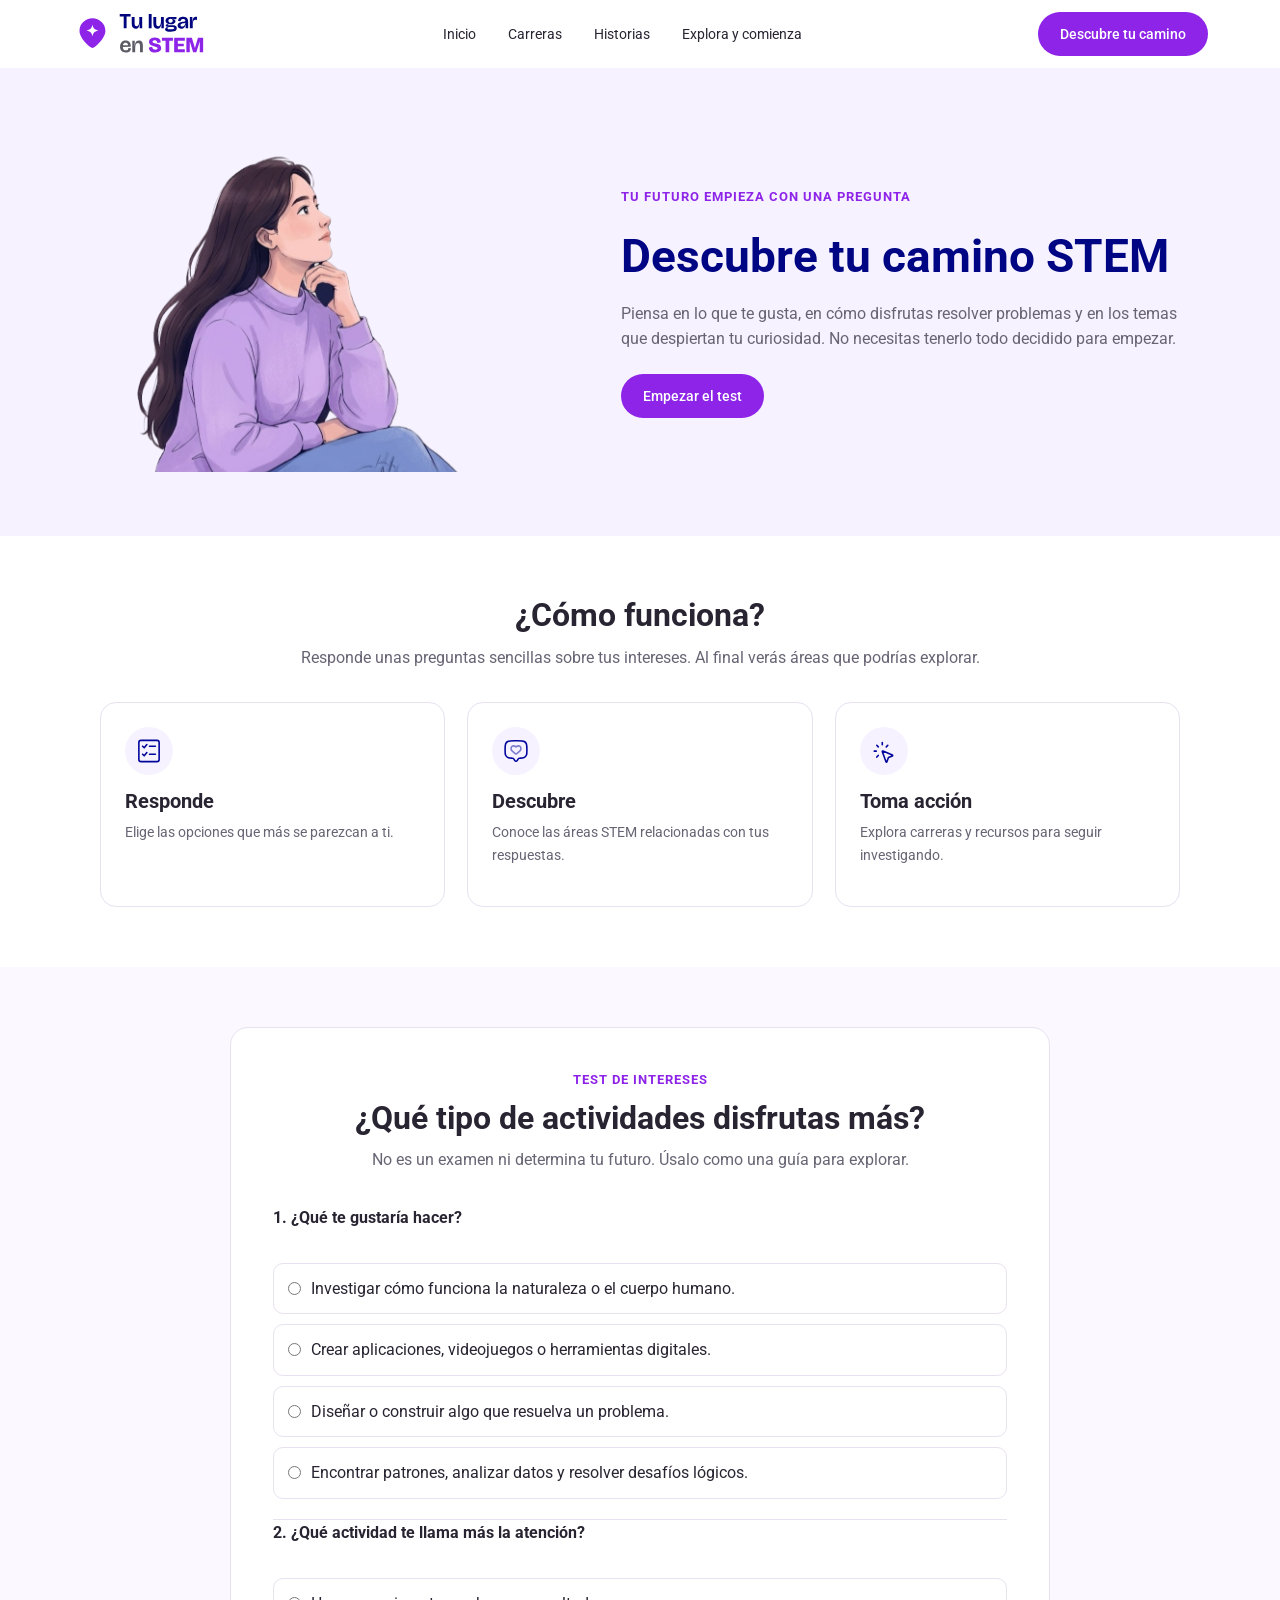
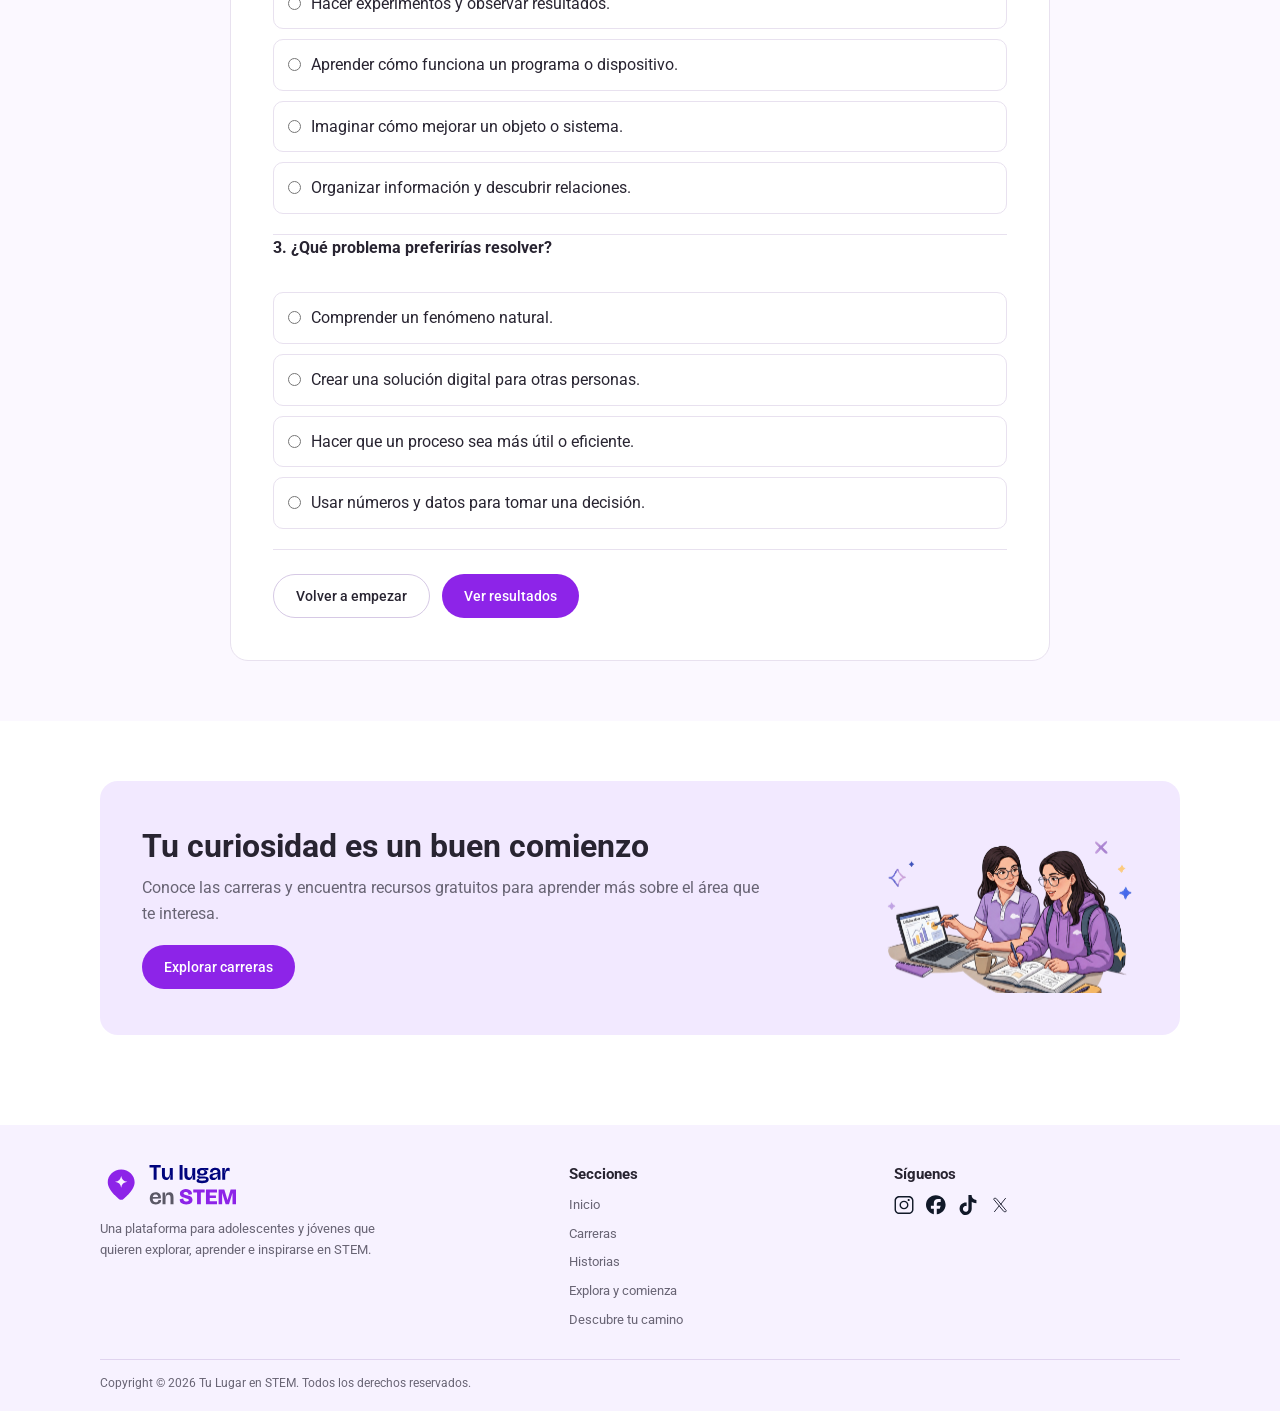
<file: descubre-tu-camino.html>
<!DOCTYPE html>
<html lang="es">

<head>
    <meta charset="UTF-8">
    <meta name="viewport" content="width=device-width, initial-scale=1.0">
    <title>Descubre tu camino</title>
    <link rel="preconnect" href="https://fonts.googleapis.com">
    <link rel="preconnect" href="https://fonts.gstatic.com" crossorigin>
    <link href="https://fonts.googleapis.com/css2?family=Roboto:ital,wght@0,100..900;1,100..900&display=swap"
        rel="stylesheet">
    <link rel="stylesheet" href="styles/descubre-tu-camino.css">
</head>

<body>
    <!-- Encabezado con logo, menú de navegación y botón al test -->
    <header class="encabezado">
        <a href="index.html">
            <img class="encabezado-logo" src="imagenes/logo/icon-logo.svg" alt="Tu Lugar en STEM">
        </a>
        <nav class="encabezado-menu">
            <a href="index.html">Inicio</a>
            <a href="carreras.html">Carreras</a>
            <a href="historias.html">Historias</a>
            <a href="explora-comienza.html">Explora y comienza</a>
        </nav>
        <a class="encabezado-boton" href="descubre-tu-camino.html">Descubre tu camino</a>
    </header>

    <main>
        <!-- Hero: aquí la imagen va primero para que quede a la izquierda y el texto a la derecha -->
        <section class="hero">
            <img class="hero-imagen" src="imagenes/banners/test.svg" alt="Joven pensando en su futuro en STEM">
            <div class="hero-texto">
                <p class="etiqueta">TU FUTURO EMPIEZA CON UNA PREGUNTA</p>
                <h1>Descubre tu camino STEM</h1>
                <p>Piensa en lo que te gusta, en cómo disfrutas resolver problemas y en los temas que despiertan tu curiosidad. No necesitas tenerlo todo decidido para empezar.</p>
                <a class="boton-principal" href="#test">Empezar el test</a>
            </div>
        </section>

        <!-- Pasos del test -->
        <section class="seccion">
            <div class="seccion-titulo">
                <h2>¿Cómo funciona?</h2>
                <p>Responde unas preguntas sencillas sobre tus intereses. Al final verás áreas que podrías explorar.</p>
            </div>
            <div class="tarjetas">
                <article class="tarjeta">
                    <img class="tarjeta-icono" src="imagenes/icons/responde.svg" alt="">
                    <h3>Responde</h3>
                    <p>Elige las opciones que más se parezcan a ti.</p>
                </article>
                <article class="tarjeta">
                    <img class="tarjeta-icono" src="imagenes/icons/descubre.svg" alt="">
                    <h3>Descubre</h3>
                    <p>Conoce las áreas STEM relacionadas con tus respuestas.</p>
                </article>
                <article class="tarjeta">
                    <img class="tarjeta-icono" src="imagenes/icons/toma-accion.svg" alt="">
                    <h3>Toma acción</h3>
                    <p>Explora carreras y recursos para seguir investigando.</p>
                </article>
            </div>
        </section>

        <!-- Test de intereses -->
        <section class="seccion seccion-lila" id="test">
            <div class="test">
                <div class="seccion-titulo">
                    <p class="etiqueta">TEST DE INTERESES</p>
                    <h2>¿Qué tipo de actividades disfrutas más?</h2>
                    <p>No es un examen ni determina tu futuro. Úsalo como una guía para explorar.</p>
                </div>

                <form>
                    <fieldset>
                        <legend>1. ¿Qué te gustaría hacer?</legend>
                        <label>
                            <input type="radio" name="pregunta1"> Investigar cómo funciona la naturaleza o el cuerpo humano.
                        </label>
                        <label>
                            <input type="radio" name="pregunta1"> Crear aplicaciones, videojuegos o herramientas digitales.
                        </label>
                        <label>
                            <input type="radio" name="pregunta1"> Diseñar o construir algo que resuelva un problema.
                        </label>
                        <label>
                            <input type="radio" name="pregunta1"> Encontrar patrones, analizar datos y resolver desafíos lógicos.
                        </label>
                    </fieldset>
                    <fieldset>
                        <legend>2. ¿Qué actividad te llama más la atención?</legend>
                        <label>
                            <input type="radio" name="pregunta2"> Hacer experimentos y observar resultados.
                        </label>
                        <label>
                            <input type="radio" name="pregunta2"> Aprender cómo funciona un programa o dispositivo.
                        </label>
                        <label>
                            <input type="radio" name="pregunta2"> Imaginar cómo mejorar un objeto o sistema.
                        </label>
                        <label>
                            <input type="radio" name="pregunta2"> Organizar información y descubrir relaciones.
                        </label>
                    </fieldset>
                    <fieldset>
                        <legend>3. ¿Qué problema preferirías resolver?</legend>
                        <label>
                            <input type="radio" name="pregunta3"> Comprender un fenómeno natural.
                        </label>
                        <label>
                            <input type="radio" name="pregunta3"> Crear una solución digital para otras personas.
                        </label>
                        <label>
                            <input type="radio" name="pregunta3"> Hacer que un proceso sea más útil o eficiente.
                        </label>
                        <label>
                            <input type="radio" name="pregunta3"> Usar números y datos para tomar una decisión.
                        </label>
                    </fieldset>

                    <div class="test-botones">
                        <!-- El boton de "volver a empezar"borra lo marcado y "ver resultados" aun no hace nada-->
                        <button class="boton-secundario" type="reset">Volver a empezar</button>
                        <button class="boton-principal" type="button">Ver resultados</button>
                    </div>
                </form>
            </div>
        </section>

        <section class="seccion">
            <div class="invitacion">
                <div class="invitacion-texto">
                    <h2>Tu curiosidad es un buen comienzo</h2>
                    <p>Conoce las carreras y encuentra recursos gratuitos para aprender más sobre el área que te interesa.</p>
                    <a class="boton-principal" href="carreras.html">Explorar carreras</a>
                </div>
                <img class="invitacion-imagen" src="imagenes/banners/chicas-equipo.svg" alt="Jóvenes aprendiendo juntas">
            </div>
        </section>
    </main>

    <!-- Pie de página -->
    <footer class="pie">
        <div class="pie-contenido">
            <div class="pie-marca">
                <img src="imagenes/logo/icon-logo.svg" alt="Tu Lugar en STEM">
                <p>Una plataforma para adolescentes y jóvenes que quieren explorar, aprender e inspirarse en STEM.</p>
            </div>
            <nav class="pie-enlaces">
                <h3>Secciones</h3>
                <a href="index.html">Inicio</a>
                <a href="carreras.html">Carreras</a>
                <a href="historias.html">Historias</a>
                <a href="explora-comienza.html">Explora y comienza</a>
                <a href="descubre-tu-camino.html">Descubre tu camino</a>
            </nav>
            <div class="pie-redes">
                <h3>Síguenos</h3>
                <div class="redes-iconos">
                    <a href="#">
                        <img src="imagenes/icons/instagram.svg" alt="Instagram"></a>
                    <a href="#">
                        <img src="imagenes/icons/facebook.svg" alt="Facebook"></a>
                    <a href="#">
                        <img src="imagenes/icons/tiktok.svg" alt="TikTok"></a>
                    <a href="#">
                        <img src="imagenes/icons/x.svg" alt="X"></a>
                </div>
            </div>
        </div>
        <p class="pie-derechos">Copyright © 2026 Tu Lugar en STEM. Todos los derechos reservados.</p>
    </footer>
</body>

</html>
</file>
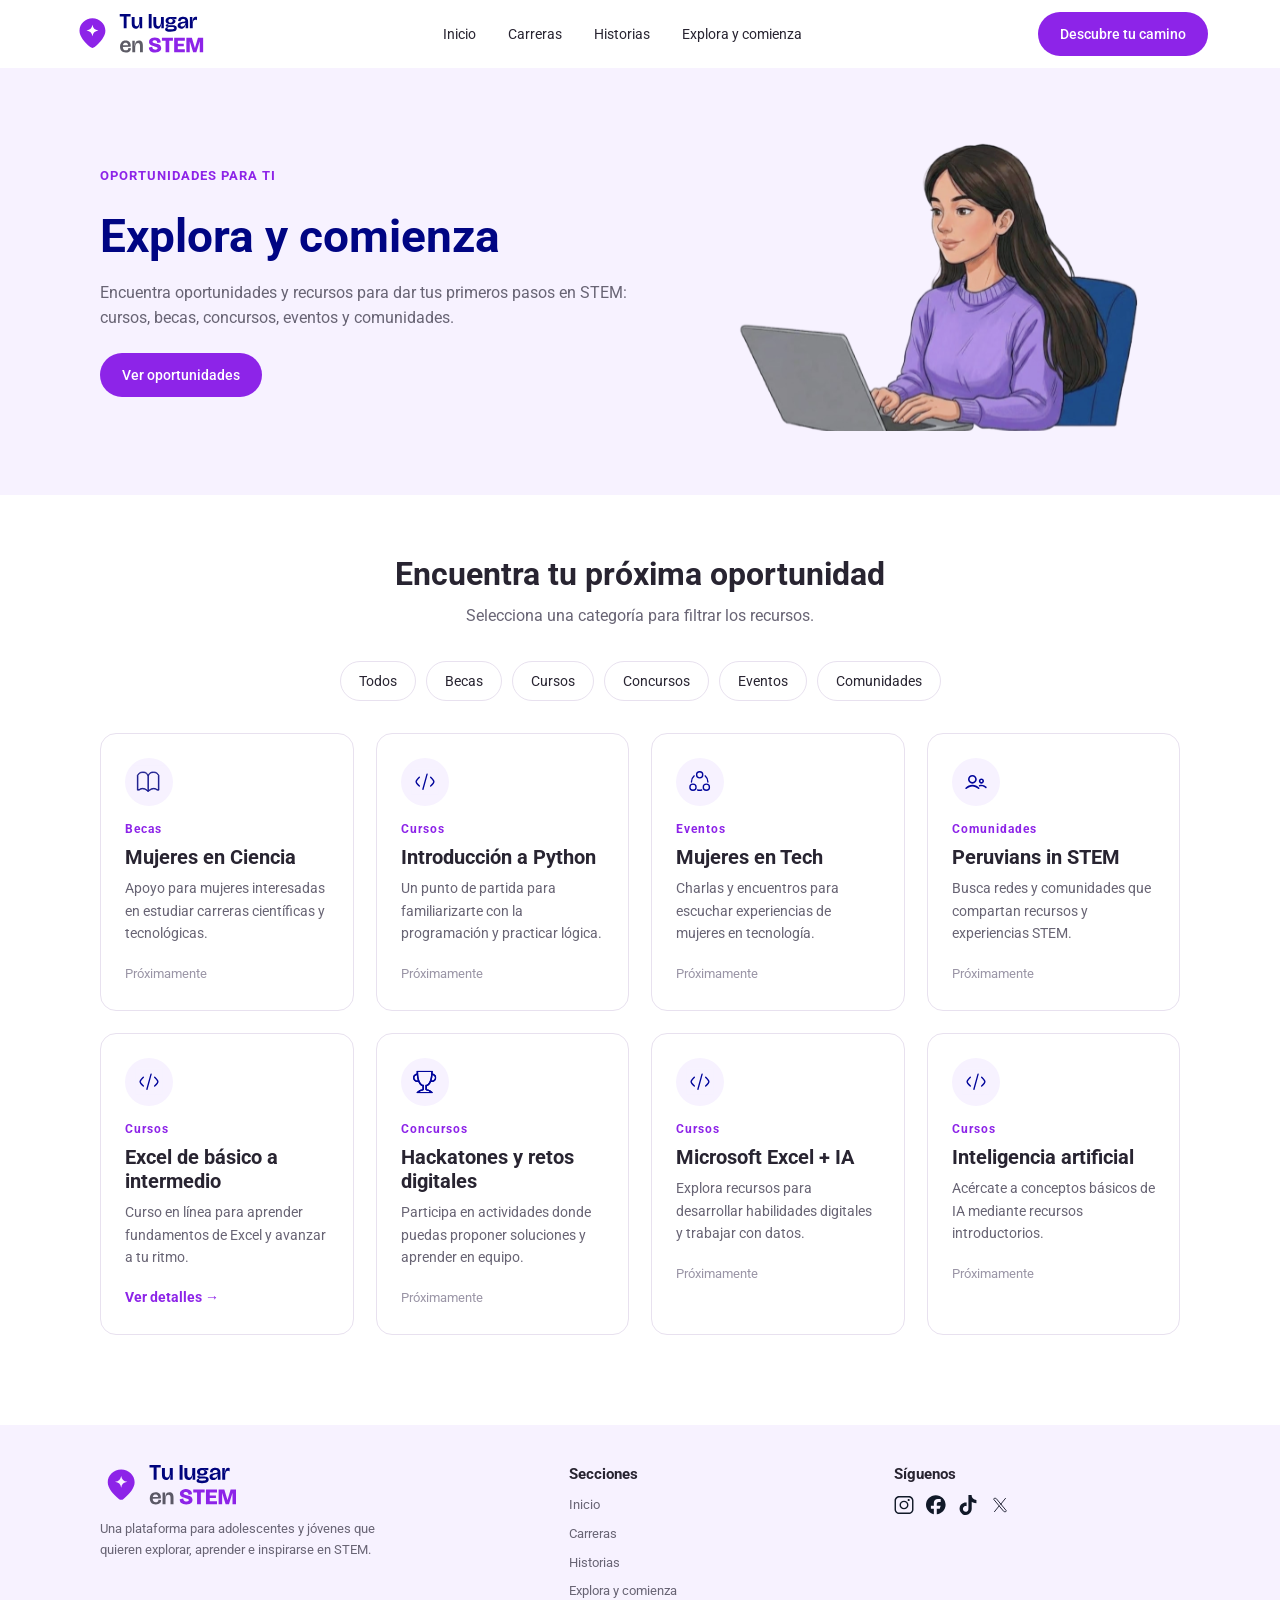
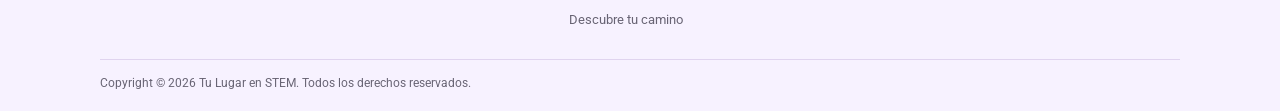
<file: explora-comienza.html>
<!DOCTYPE html>
<html lang="es">

<head>
    <meta charset="UTF-8">
    <meta name="viewport" content="width=device-width, initial-scale=1.0">
    <title>Explora y comienza</title>
    <link rel="preconnect" href="https://fonts.googleapis.com">
    <link rel="preconnect" href="https://fonts.gstatic.com" crossorigin>
    <link href="https://fonts.googleapis.com/css2?family=Roboto:ital,wght@0,100..900;1,100..900&display=swap"
        rel="stylesheet">
    <link rel="stylesheet" href="styles/explora-comienza.css">
</head>

<body>
    <!-- Encabezado con logo, menú de navegación y botón al test -->
    <header class="encabezado">
        <a href="index.html">
            <img class="encabezado-logo" src="imagenes/logo/icon-logo.svg" alt="Tu Lugar en STEM">
        </a>
        <nav class="encabezado-menu">
            <a href="index.html">Inicio</a>
            <a href="carreras.html">Carreras</a>
            <a href="historias.html">Historias</a>
            <a href="explora-comienza.html">Explora y comienza</a>
        </nav>
        <a class="encabezado-boton" href="descubre-tu-camino.html">Descubre tu camino</a>
    </header>

    <main>
        <!-- Hero -->
        <section class="hero">
            <div class="hero-texto">
                <p class="etiqueta">OPORTUNIDADES PARA TI</p>
                <h1>Explora y comienza</h1>
                <p>Encuentra oportunidades y recursos para dar tus primeros pasos en STEM: cursos, becas, concursos, eventos y comunidades.</p>
                <a class="boton-principal" href="#oportunidades">Ver oportunidades</a>
            </div>
            <img class="hero-imagen" src="imagenes/banners/recursos.svg" alt="Joven explorando recursos educativos">
        </section>

        <!-- Lista de oportunidades -->
        <section class="seccion" id="oportunidades">
            <div class="seccion-titulo">
                <h2>Encuentra tu próxima oportunidad</h2>
                <p>Selecciona una categoría para filtrar los recursos.</p>
            </div>

            <!-- Botones de filtro -->
            <div class="filtros">
                <button class="filtro">Todos</button>
                <button class="filtro">Becas</button>
                <button class="filtro">Cursos</button>
                <button class="filtro">Concursos</button>
                <button class="filtro">Eventos</button>
                <button class="filtro">Comunidades</button>
            </div>

            <div class="tarjetas">
                <article class="tarjeta">
                    <img class="tarjeta-icono" src="imagenes/icons/beca.svg" alt="">
                    <p class="etiqueta">Becas</p>
                    <h3>Mujeres en Ciencia</h3>
                    <p>Apoyo para mujeres interesadas en estudiar carreras científicas y tecnológicas.</p>
                    <span class="proximamente">Próximamente</span>
                </article>
                <article class="tarjeta">
                    <img class="tarjeta-icono" src="imagenes/icons/curso.svg" alt="">
                    <p class="etiqueta">Cursos</p>
                    <h3>Introducción a Python</h3>
                    <p>Un punto de partida para familiarizarte con la programación y practicar lógica.</p>
                    <span class="proximamente">Próximamente</span>
                </article>
                <article class="tarjeta">
                    <img class="tarjeta-icono" src="imagenes/icons/eventos.svg" alt="">
                    <p class="etiqueta">Eventos</p>
                    <h3>Mujeres en Tech</h3>
                    <p>Charlas y encuentros para escuchar experiencias de mujeres en tecnología.</p>
                    <span class="proximamente">Próximamente</span>
                </article>
                <article class="tarjeta">
                    <img class="tarjeta-icono" src="imagenes/icons/comunidades.svg" alt="">
                    <p class="etiqueta">Comunidades</p>
                    <h3>Peruvians in STEM</h3>
                    <p>Busca redes y comunidades que compartan recursos y experiencias STEM.</p>
                    <span class="proximamente">Próximamente</span>
                </article>
                <article class="tarjeta">
                    <img class="tarjeta-icono" src="imagenes/icons/curso.svg" alt="">
                    <p class="etiqueta">Cursos</p>
                    <h3>Excel de básico a intermedio</h3>
                    <p>Curso en línea para aprender fundamentos de Excel y avanzar a tu ritmo.</p>
                    <a class="tarjeta-enlace" href="curso-excel.html">Ver detalles →</a>
                </article>
                <article class="tarjeta">
                    <img class="tarjeta-icono" src="imagenes/icons/trofeo.svg" alt="">
                    <p class="etiqueta">Concursos</p>
                    <h3>Hackatones y retos digitales</h3>
                    <p>Participa en actividades donde puedas proponer soluciones y aprender en equipo.</p>
                    <span class="proximamente">Próximamente</span>
                </article>
                <article class="tarjeta">
                    <img class="tarjeta-icono" src="imagenes/icons/curso.svg" alt="">
                    <p class="etiqueta">Cursos</p>
                    <h3>Microsoft Excel + IA</h3>
                    <p>Explora recursos para desarrollar habilidades digitales y trabajar con datos.</p>
                    <span class="proximamente">Próximamente</span>
                </article>
                <article class="tarjeta">
                    <img class="tarjeta-icono" src="imagenes/icons/curso.svg" alt="">
                    <p class="etiqueta">Cursos</p>
                    <h3>Inteligencia artificial</h3>
                    <p>Acércate a conceptos básicos de IA mediante recursos introductorios.</p>
                    <span class="proximamente">Próximamente</span>
                </article>
            </div>
        </section>
    </main>

    <!-- Pie de página -->
    <footer class="pie">
        <div class="pie-contenido">
            <div class="pie-marca">
                <img src="imagenes/logo/icon-logo.svg" alt="Tu Lugar en STEM">
                <p>Una plataforma para adolescentes y jóvenes que quieren explorar, aprender e inspirarse en STEM.</p>
            </div>
            <nav class="pie-enlaces">
                <h3>Secciones</h3>
                <a href="index.html">Inicio</a>
                <a href="carreras.html">Carreras</a>
                <a href="historias.html">Historias</a>
                <a href="explora-comienza.html">Explora y comienza</a>
                <a href="descubre-tu-camino.html">Descubre tu camino</a>
            </nav>
            <div class="pie-redes">
                <h3>Síguenos</h3>
                <div class="redes-iconos">
                    <a href="#"><img src="imagenes/icons/instagram.svg" alt="Instagram"></a>
                    <a href="#"><img src="imagenes/icons/facebook.svg" alt="Facebook"></a>
                    <a href="#"><img src="imagenes/icons/tiktok.svg" alt="TikTok"></a>
                    <a href="#"><img src="imagenes/icons/x.svg" alt="X"></a>
                </div>
            </div>
        </div>
        <p class="pie-derechos">Copyright © 2026 Tu Lugar en STEM. Todos los derechos reservados.</p>
    </footer>
</body>

</html>
</file>
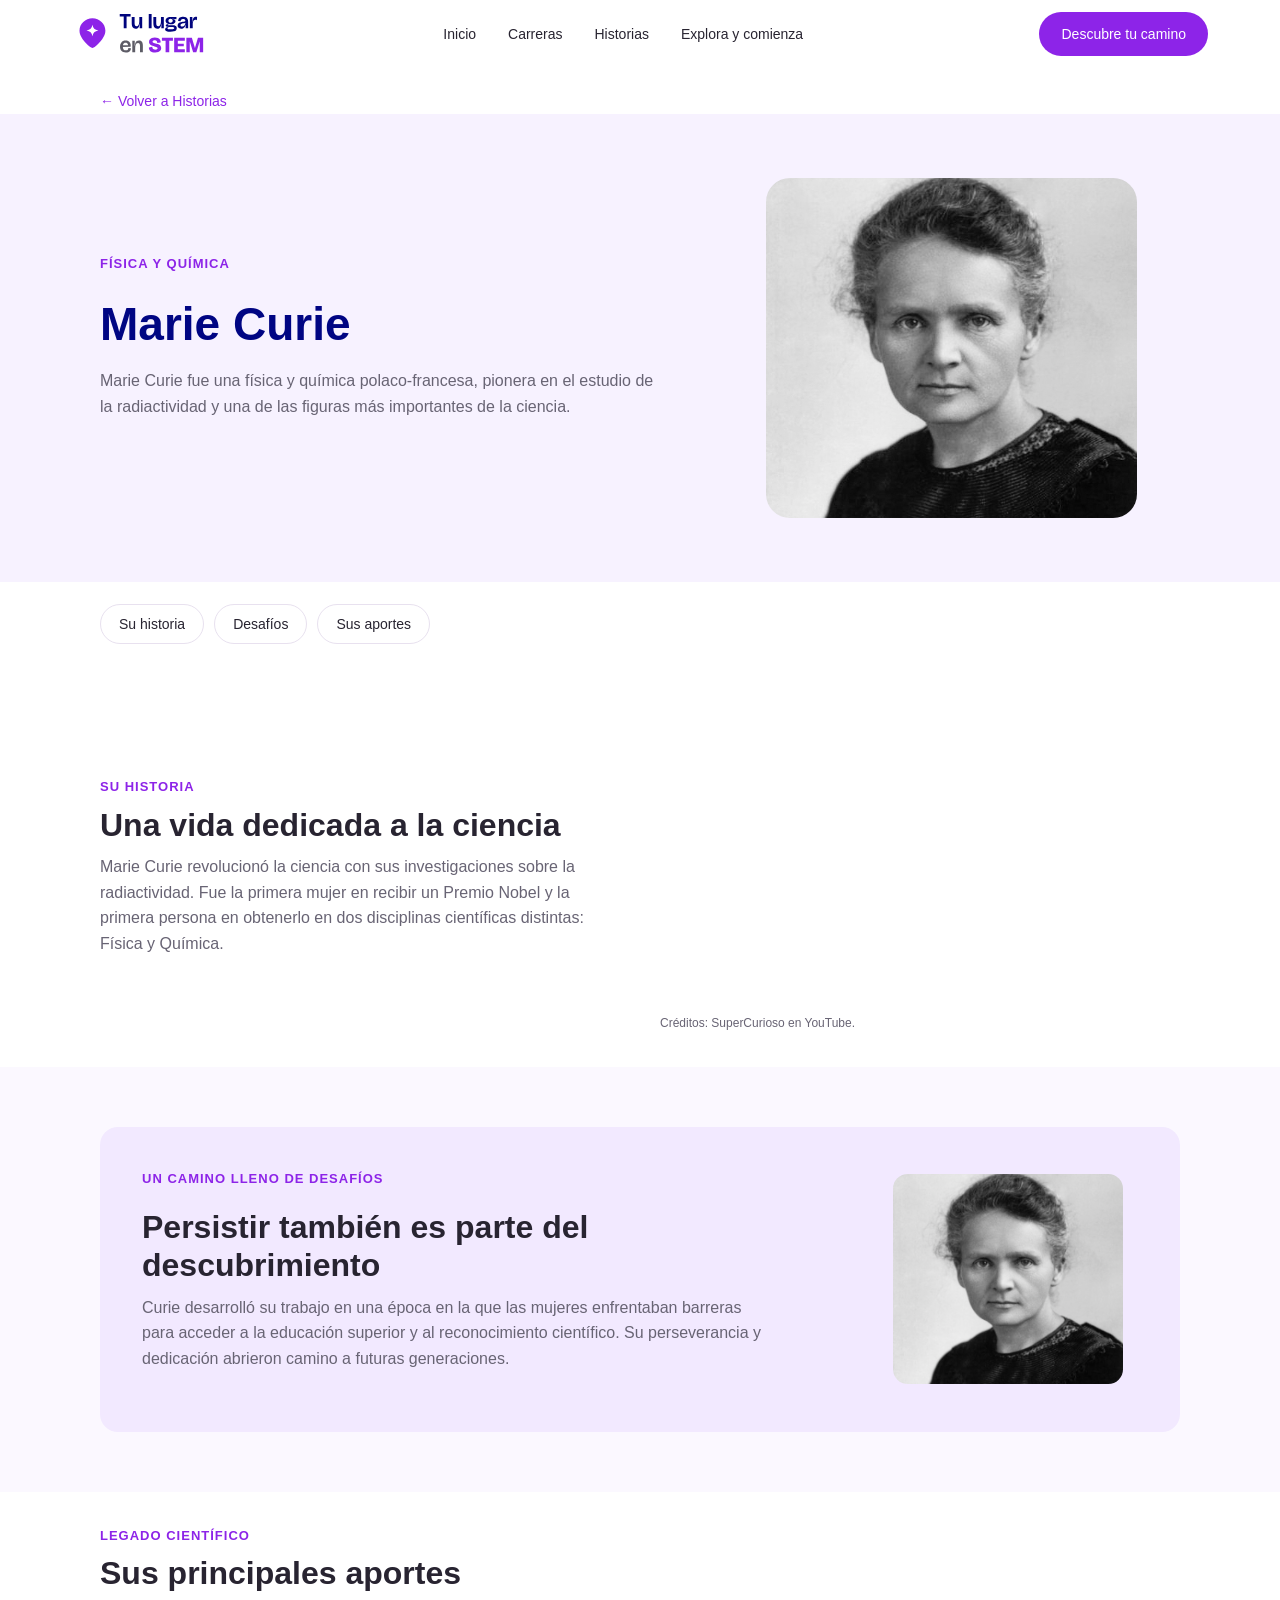
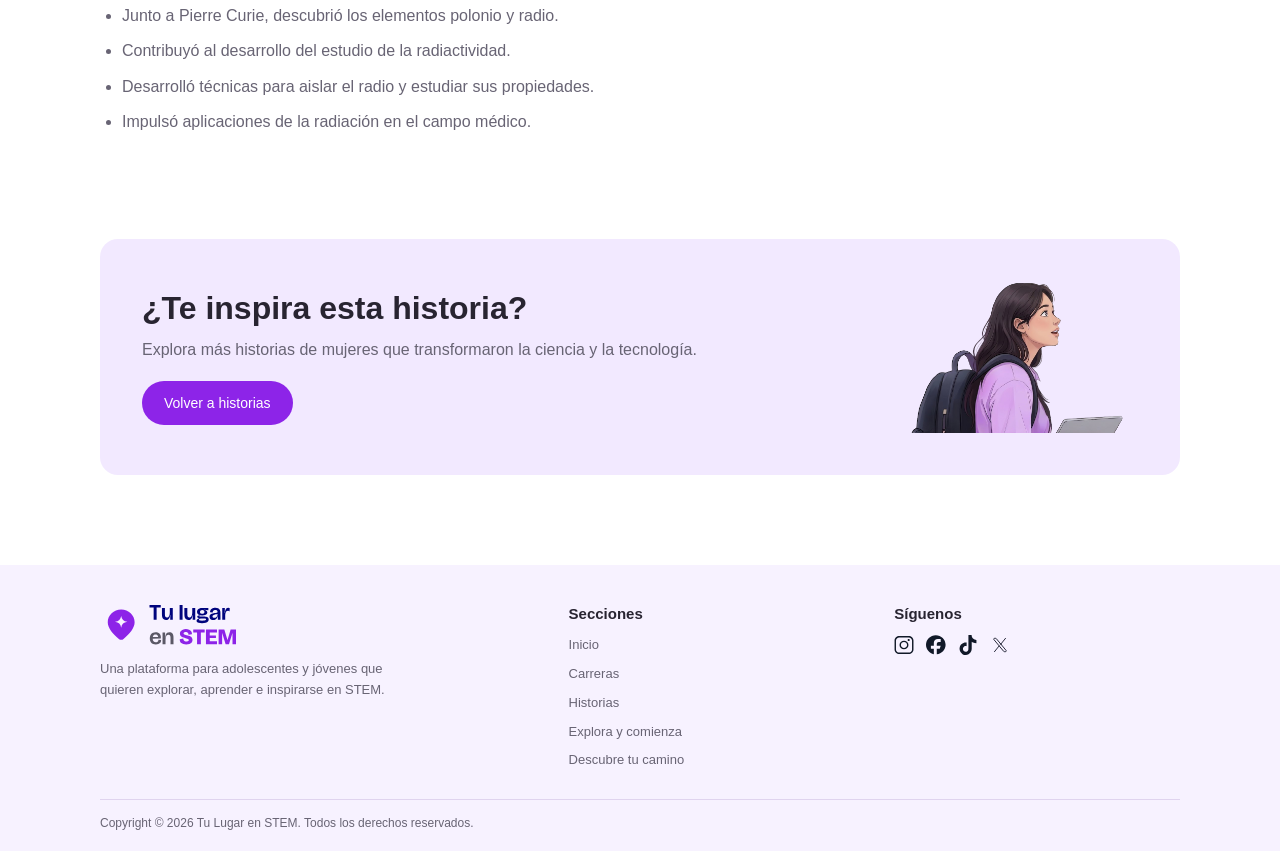
<file: historia-marie.html>
<!DOCTYPE html>
<html lang="es">

<head>
    <meta charset="UTF-8">
    <meta name="viewport" content="width=device-width, initial-scale=1.0">
    <title>Historia de Marie Curie</title>
    
    <link rel="stylesheet" href="styles/historia-marie.css">
</head>

<body>
    <!-- Encabezado con logo, menú de navegación y botón al test -->
    <header class="encabezado">
        <a href="index.html">
            <img class="encabezado-logo" src="imagenes/logo/icon-logo.svg" alt="Tu Lugar en STEM">
        </a>
        <nav class="encabezado-menu">
            <a href="index.html">Inicio</a>
            <a href="carreras.html">Carreras</a>
            <a href="historias.html">Historias</a>
            <a href="explora-comienza.html">Explora y comienza</a>
        </nav>
        <a class="encabezado-boton" href="descubre-tu-camino.html">Descubre tu camino</a>
    </header>

    <main>
        <a class="enlace-volver" href="historias.html">← Volver a Historias</a>

        <!-- Hero (banner principal de la sección) -->
        <section class="hero">
            <div class="hero-texto">
                <p class="etiqueta">FÍSICA Y QUÍMICA</p>
                <h1>Marie Curie</h1>
                <p>Marie Curie fue una física y química polaco-francesa, pionera en el estudio de la radiactividad y una de las figuras más importantes de la ciencia.</p>
            </div>
            <img class="hero-imagen" src="imagenes/banners/marie-curie.svg" alt="Ilustración de Marie Curie">
        </section>

        <!-- Índice de la página (navegación interna)-->
        <nav class="indice">
            <a href="#historia">Su historia</a>
            <a href="#desafios">Desafíos</a>
            <a href="#aportes">Sus aportes</a>
        </nav>

        <section class="contenido contenido-dividido" id="historia">
            <div>
                <p class="etiqueta">SU HISTORIA</p>
                <h2>Una vida dedicada a la ciencia</h2>
                <p>Marie Curie revolucionó la ciencia con sus investigaciones sobre la radiactividad. Fue la primera mujer en recibir un Premio Nobel y la primera persona en obtenerlo en dos disciplinas científicas distintas: Física y Química.</p>
            </div>
            <div>
                <iframe class="video" src="https://www.youtube.com/embed/Okgclx1vY8Q" title="Video sobre Marie Curie" allowfullscreen></iframe>
                <p class="video-creditos">Créditos: SuperCurioso en YouTube.</p>
            </div>
        </section>

        <section class="seccion seccion-lila" id="desafios">
            <div class="invitacion">
                <div class="invitacion-texto">
                    <p class="etiqueta">UN CAMINO LLENO DE DESAFÍOS</p>
                    <h2>Persistir también es parte del descubrimiento</h2>
                    <p>Curie desarrolló su trabajo en una época en la que las mujeres enfrentaban barreras para acceder a la educación superior y al reconocimiento científico. Su perseverancia y dedicación abrieron camino a futuras generaciones.</p>
                </div>
                <img class="invitacion-imagen" src="imagenes/banners/marie-curie.svg" alt="Ilustración de Marie Curie">
            </div>
        </section>

        <section class="contenido" id="aportes">
            <p class="etiqueta">LEGADO CIENTÍFICO</p>
            <h2>Sus principales aportes</h2>
            <ul class="lista-puntos">
                <li>Junto a Pierre Curie, descubrió los elementos polonio y radio.</li>
                <li>Contribuyó al desarrollo del estudio de la radiactividad.</li>
                <li>Desarrolló técnicas para aislar el radio y estudiar sus propiedades.</li>
                <li>Impulsó aplicaciones de la radiación en el campo médico.</li>
            </ul>
        </section>

        <section class="seccion">
            <div class="invitacion">
                <div class="invitacion-texto">
                    <h2>¿Te inspira esta historia?</h2>
                    <p>Explora más historias de mujeres que transformaron la ciencia y la tecnología.</p>
                    <a class="boton-principal" href="historias.html">Volver a historias</a>
                </div>
                <img class="invitacion-imagen" src="imagenes/banners/mujeres-inspiran.svg" alt="Joven con mochila mirando hacia adelante">
            </div>
        </section>
    </main>

    <!-- Pie de página -->
    <footer class="pie">
        <div class="pie-contenido">
            <div class="pie-marca">
                <img src="imagenes/logo/icon-logo.svg" alt="Tu Lugar en STEM">
                <p>Una plataforma para adolescentes y jóvenes que quieren explorar, aprender e inspirarse en STEM.</p>
            </div>
            <nav class="pie-enlaces">
                <h3>Secciones</h3>
                <a href="index.html">Inicio</a>
                <a href="carreras.html">Carreras</a>
                <a href="historias.html">Historias</a>
                <a href="explora-comienza.html">Explora y comienza</a>
                <a href="descubre-tu-camino.html">Descubre tu camino</a>
            </nav>
            <div class="pie-redes">
                <h3>Síguenos</h3>
                <div class="redes-iconos">
                    <a href="#"><img src="imagenes/icons/instagram.svg" alt="Instagram"></a>
                    <a href="#"><img src="imagenes/icons/facebook.svg" alt="Facebook"></a>
                    <a href="#"><img src="imagenes/icons/tiktok.svg" alt="TikTok"></a>
                    <a href="#"><img src="imagenes/icons/x.svg" alt="X"></a>
                </div>
            </div>
        </div>
        <p class="pie-derechos">Copyright © 2026 Tu Lugar en STEM. Todos los derechos reservados.</p>
    </footer>
</body>

</html>
</file>
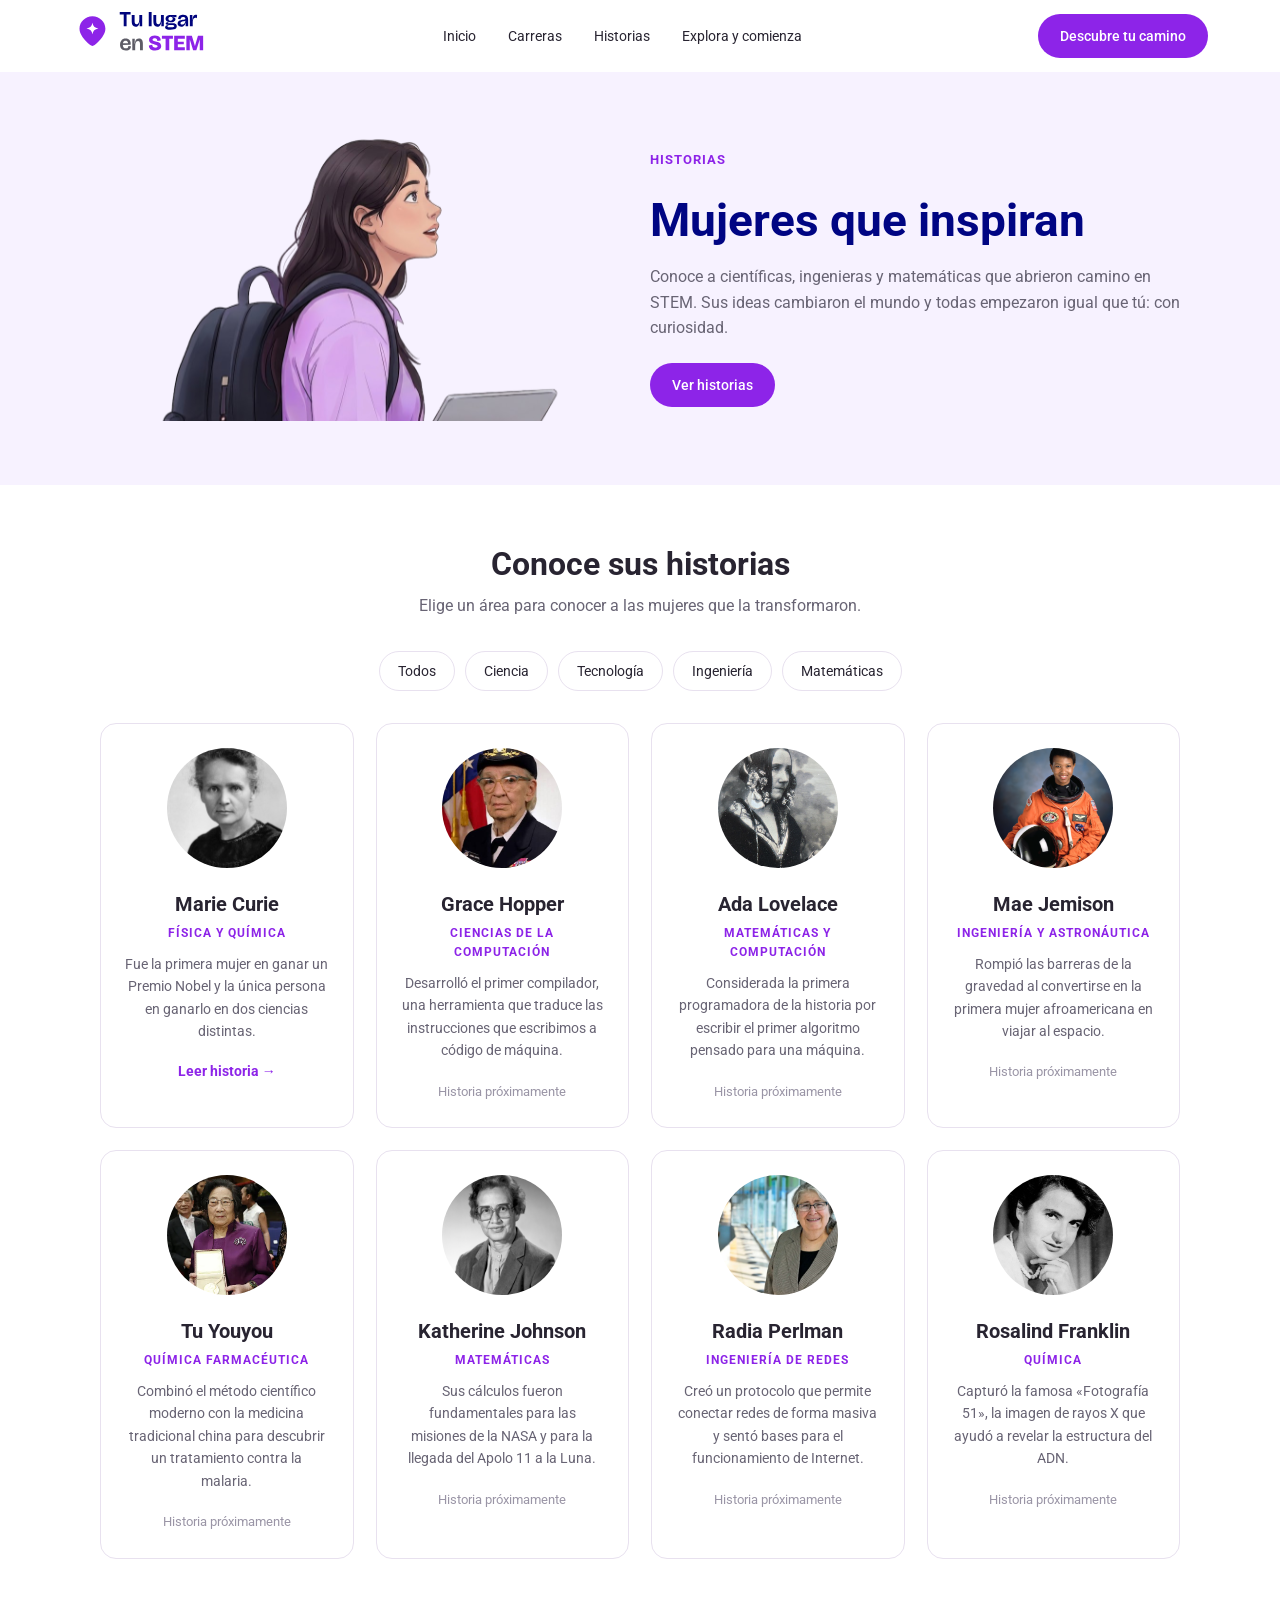
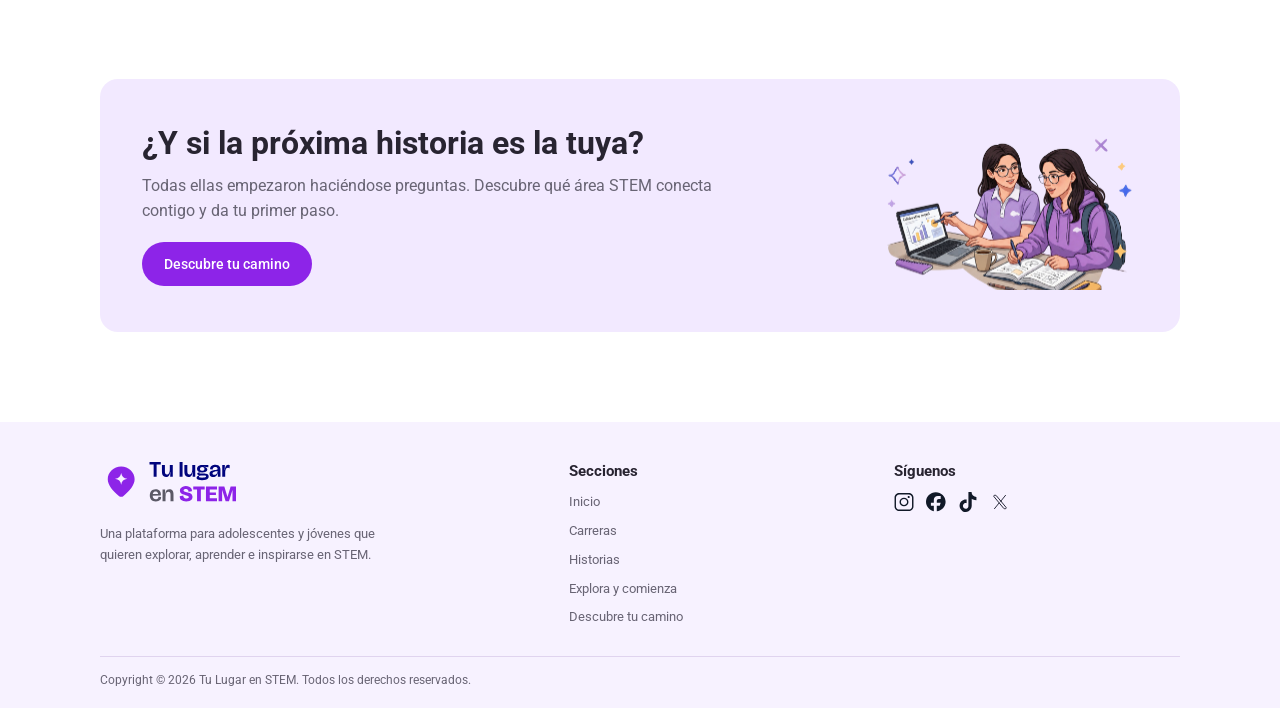
<file: historias.html>
<!DOCTYPE html>
<html lang="es">

<head>
    <meta charset="UTF-8">
    <meta name="viewport" content="width=device-width, initial-scale=1.0">
    <title>Historias</title>
    <link rel="preconnect" href="https://fonts.googleapis.com">
    <link rel="preconnect" href="https://fonts.gstatic.com" crossorigin>
    <link href="https://fonts.googleapis.com/css2?family=Roboto:ital,wght@0,100..900;1,100..900&display=swap"
        rel="stylesheet">
    <link rel="stylesheet" href="styles/historias.css">
</head>

<body>
    <!-- Encabezado con logo, menú de navegación y botón al test -->
    <header class="encabezado">
        <a href="index.html">
            <img class="encabezado-logo" src="imagenes/logo/icon-logo.svg" alt="Tu Lugar en STEM">
        </a>
        <nav class="encabezado-menu">
            <a href="index.html">Inicio</a>
            <a href="carreras.html">Carreras</a>
            <a href="historias.html">Historias</a>
            <a href="explora-comienza.html">Explora y comienza</a>
        </nav>
        <a class="encabezado-boton" href="descubre-tu-camino.html">Descubre tu camino</a>
    </header>

    <main>
        <!-- Hero (banner principal)-->
        <section class="hero">
            <img class="hero-imagen" src="imagenes/banners/mujeres-inspiran.svg"
                alt="Joven con mochila mirando hacia adelante">
            <div class="hero-texto">
                <p class="etiqueta">HISTORIAS</p>
                <h1>Mujeres que inspiran</h1>
                <p>Conoce a científicas, ingenieras y matemáticas que abrieron camino en STEM. Sus ideas cambiaron el
                    mundo y todas empezaron igual que tú: con curiosidad.</p>
                <a class="boton-principal" href="#lista-historias">Ver historias</a>
            </div>
        </section>

        <!-- Lista de historias -->
        <section class="seccion" id="lista-historias">
            <div class="seccion-titulo">
                <h2>Conoce sus historias</h2>
                <p>Elige un área para conocer a las mujeres que la transformaron.</p>
            </div>

            <!-- Botones que filtraran las tarjetas -->
            <div class="filtros">
                <button class="filtro">Todos</button>
                <button class="filtro">Ciencia</button>
                <button class="filtro">Tecnología</button>
                <button class="filtro">Ingeniería</button>
                <button class="filtro">Matemáticas</button>
            </div>

            <div class="tarjetas">
                <article class="tarjeta">
                    <img class="tarjeta-retrato" src="imagenes/tarjetas/marie-curie.svg" alt="Marie Curie">
                    <h3>Marie Curie</h3>
                    <p class="etiqueta">FÍSICA Y QUÍMICA</p>
                    <p>Fue la primera mujer en ganar un Premio Nobel y la única persona en ganarlo en dos ciencias
                        distintas.</p>
                    <a class="tarjeta-enlace" href="historia-marie.html">Leer historia →</a>
                </article>
                <article class="tarjeta">
                    <img class="tarjeta-retrato" src="imagenes/tarjetas/grace-hopper.svg" alt="Grace Hopper">
                    <h3>Grace Hopper</h3>
                    <p class="etiqueta">CIENCIAS DE LA COMPUTACIÓN</p>
                    <p>Desarrolló el primer compilador, una herramienta que traduce las instrucciones que escribimos a
                        código de máquina.</p>
                    <span class="proximamente">Historia próximamente</span>
                </article>
                <article class="tarjeta">
                    <img class="tarjeta-retrato" src="imagenes/tarjetas/ada-lovelace.svg" alt="Ada Lovelace">
                    <h3>Ada Lovelace</h3>
                    <p class="etiqueta">MATEMÁTICAS Y COMPUTACIÓN</p>
                    <p>Considerada la primera programadora de la historia por escribir el primer algoritmo pensado para
                        una máquina.</p>
                    <span class="proximamente">Historia próximamente</span>
                </article>
                <article class="tarjeta">
                    <img class="tarjeta-retrato" src="imagenes/tarjetas/mae-jemison.svg" alt="Mae Jemison">
                    <h3>Mae Jemison</h3>
                    <p class="etiqueta">INGENIERÍA Y ASTRONÁUTICA</p>
                    <p>Rompió las barreras de la gravedad al convertirse en la primera mujer afroamericana en viajar al
                        espacio.</p>
                    <span class="proximamente">Historia próximamente</span>
                </article>
                <article class="tarjeta">
                    <img class="tarjeta-retrato" src="imagenes/tarjetas/tu-youyou.svg" alt="Tu Youyou">
                    <h3>Tu Youyou</h3>
                    <p class="etiqueta">QUÍMICA FARMACÉUTICA</p>
                    <p>Combinó el método científico moderno con la medicina tradicional china para descubrir un
                        tratamiento contra la malaria.</p>
                    <span class="proximamente">Historia próximamente</span>
                </article>
                <article class="tarjeta">
                    <img class="tarjeta-retrato" src="imagenes/tarjetas/katherine-jonhson.svg" alt="Katherine Johnson">
                    <h3>Katherine Johnson</h3>
                    <p class="etiqueta">MATEMÁTICAS</p>
                    <p>Sus cálculos fueron fundamentales para las misiones de la NASA y para la llegada del Apolo 11 a
                        la Luna.</p>
                    <span class="proximamente">Historia próximamente</span>
                </article>
                <article class="tarjeta">
                    <img class="tarjeta-retrato" src="imagenes/tarjetas/radia-perlman.svg" alt="Radia Perlman">
                    <h3>Radia Perlman</h3>
                    <p class="etiqueta">INGENIERÍA DE REDES</p>
                    <p>Creó un protocolo que permite conectar redes de forma masiva y sentó bases para el funcionamiento
                        de Internet.</p>
                    <span class="proximamente">Historia próximamente</span>
                </article>
                <article class="tarjeta">
                    <img class="tarjeta-retrato" src="imagenes/tarjetas/rosalind-franklin.svg" alt="Rosalind Franklin">
                    <h3>Rosalind Franklin</h3>
                    <p class="etiqueta">QUÍMICA</p>
                    <p>Capturó la famosa «Fotografía 51», la imagen de rayos X que ayudó a revelar la estructura del
                        ADN.</p>
                    <span class="proximamente">Historia próximamente</span>
                </article>
            </div>
        </section>

        <section class="seccion">
            <div class="invitacion">
                <div class="invitacion-texto">
                    <h2>¿Y si la próxima historia es la tuya?</h2>
                    <p>Todas ellas empezaron haciéndose preguntas. Descubre qué área STEM conecta contigo y da tu primer
                        paso.</p>
                    <a class="boton-principal" href="descubre-tu-camino.html">Descubre tu camino</a>
                </div>
                <img class="invitacion-imagen" src="imagenes/banners/chicas-equipo.svg" alt="Jóvenes trabajando juntas">
            </div>
        </section>
    </main>

    <!-- Pie de página -->
    <footer class="pie">
        <div class="pie-contenido">
            <div class="pie-marca">
                <img src="imagenes/logo/icon-logo.svg" alt="Tu Lugar en STEM">
                <p>Una plataforma para adolescentes y jóvenes que quieren explorar, aprender e inspirarse en STEM.</p>
            </div>
            <nav class="pie-enlaces">
                <h3>Secciones</h3>
                <a href="index.html">Inicio</a>
                <a href="carreras.html">Carreras</a>
                <a href="historias.html">Historias</a>
                <a href="explora-comienza.html">Explora y comienza</a>
                <a href="descubre-tu-camino.html">Descubre tu camino</a>
            </nav>
            <div class="pie-redes">
                <h3>Síguenos</h3>
                <div class="redes-iconos">
                    <a href="">
                        <img src="imagenes/icons/instagram.svg" alt="Instagram">
                    </a>
                    <a href="">
                        <img src="imagenes/icons/facebook.svg" alt="Facebook">
                    </a>
                    <a href="">
                        <img src="imagenes/icons/tiktok.svg" alt="TikTok">
                    </a>
                    <a href="">
                        <img src="imagenes/icons/x.svg" alt="X">
                    </a>
                </div>
            </div>
        </div>
        <p class="pie-derechos">Copyright © 2026 Tu Lugar en STEM. Todos los derechos reservados.</p>
    </footer>
</body>

</html>
</file>
<file: styles/index.css>
/*Estilos generales para la sección del index*/
* {
    box-sizing: border-box;
    margin: 0;
    padding: 0;
}

body {
    font-family: "Roboto", Arial, sans-serif;
    color: #282431;
    line-height: 1.6;
    background-color: white;
}

img {
    max-width: 100%;
    height: auto;
}

a {
    color: inherit;
    text-decoration: none;
}

h1,
h2,
h3 {
    line-height: 1.2;
}

h1 {
    font-size: 46px;
    color: #000583;
    margin-bottom: 16px;
}

h2 {
    font-size: 32px;
    margin-bottom: 10px;
}

h3 {
    font-size: 20px;
    margin-bottom: 8px;
}

p {
    color: #686474;
}

/* Texto pequeño en mayúsculas que va encima del título del banner */
.etiqueta {
    margin-bottom: 8px;
    color: #8d24e8;
    font-size: 13px;
    font-weight: 700;
    letter-spacing: 1px;
}

/*Estilos para el encabezado */
.encabezado {
    display: flex;
    align-items: center;
    justify-content: space-between;
    gap: 24px;
    padding: 12px 72px;
}

.encabezado-logo {
    width: 135px;
}

.encabezado-menu {
    display: flex;
    gap: 32px;
}

.encabezado-menu a {
    font-size: 14px;
}

.encabezado-menu a:hover {
    color: #8d24e8;
}

/* Estilos para los botones */
.encabezado-boton,
.boton-explora, .invitacion-boton {
    display: inline-block; /*Coloca los elementos en línea respetando sus dimensiones */
    padding: 11px 22px;
    border: none;
    border-radius: 30px;
    background-color: #8d24e8;
    color: white;
    font-size: 14px;
    font-weight: 500;
    text-align: center;
}

.encabezado-boton {
    white-space: nowrap; /*Evita saltos de línea, el texto del boton se mantiene horizontal*/
}

.encabezado-boton:hover,
.boton-explora:hover {
    background-color: #7415c7;
}

/* Botón de descubre tu camino */
.boton-descubre {
    display: inline-block;
    padding: 10px 22px;
    border: 1px solid #d6c9e5;
    border-radius: 30px;
    background-color: white;
    color: #282431;
    font-size: 14px;
    font-weight: 500;
    text-align: center;
}

.boton-descubre:hover {
    background-color: #f7f2ff;
}

/* Estilos para el hero (banner principal)*/
.hero {
    display: flex;
    align-items: center;
    justify-content: space-between;
    gap: 64px;
    padding: 64px 100px;
    background-color: #f7f2ff;
}

.hero-texto {
    width: 55%;
}

.hero-texto p {
    max-width: 560px;
    margin-bottom: 22px;
}

.hero-imagen {
    width: 45%;
    max-height: 340px;
    object-fit: contain; /* evita que la ilustración se deforme al limitar su alto */
}

.hero-botones {
    display: flex;
    flex-wrap: wrap;
    gap: 12px;
}

.hero h1 {
    max-width: 520px;
}

.hero h1 span {
    color: #8d24e8;
}

/* Estilos para las secciones */
.seccion {
    padding: 60px 100px;
}

.seccion-titulo {
    max-width: 720px;
    margin: 0 auto 32px;
    text-align: center;
}

/*Estilos para las tarjetas */
.tarjetas {
    display: grid;
    grid-template-columns: 1fr 1fr 1fr;
    gap: 22px;
    max-width: 1100px;
    margin: 0 auto;
}

.tarjeta {
    padding: 24px;
    border: 1px solid #e8e1ef;
    border-radius: 16px;
    background-color: #ffffff;
}

.tarjeta:hover {
    border: solid 1px #cda5f1;
}

.tarjeta p {
    margin-bottom: 16px;
    font-size: 14px;
}

.tarjeta-icono {
    width: 48px;
    height: 48px;
    margin-bottom: 14px;
}

/* Las cuatro áreas STEM van en una sola fila */
#tarjetas-areas {
    grid-template-columns: 1fr 1fr 1fr 1fr;
}

.tarjeta-enlace {
    color: #8d24e8;
    font-size: 14px;
    font-weight: 700;
}

.tarjeta-enlace:hover {
    text-decoration: underline;
}

/*Estilos para los banners secundarios (de inviitación)*/
.invitacion {
    display: flex;
    align-items: center;
    justify-content: space-between;
    gap: 32px;
    max-width: 1100px;
    margin: 0 auto;
    padding: 42px;
    border-radius: 18px;
    background-color: #f2e9ff;
}

.invitacion-texto {
    width: 65%;
}

.invitacion-texto p {
    max-width: 620px;
    margin-bottom: 18px;
}

.invitacion-imagen {
    width: 30%;
    max-width: 260px;
    max-height: 210px;
    object-fit: contain;
}

/*Estilos para el pie de página*/
.pie {
    margin-top: 30px;
    padding: 40px 100px 18px;
    background-color: #f7f2ff;
}

.pie-contenido {
    display: grid;
    grid-template-columns: 1.5fr 1fr 1fr;
    gap: 40px;
}

.pie-marca img {
    width: 140px;
    margin-bottom: 12px;
}

.pie-marca p {
    max-width: 290px;
    font-size: 13px;
}

.pie-enlaces,
.pie-redes {
    display: flex;
    flex-direction: column;
    align-items: flex-start;
    gap: 8px;
}

.pie h3 {
    margin-bottom: 4px;
    font-size: 15px;
}

.pie-enlaces a {
    color: #686474;
    font-size: 13px;
}

.pie-enlaces a:hover {
    color: #8d24e8;
}

.redes-iconos {
    display: flex;
    gap: 12px;
}

.redes-iconos img {
    width: 20px;
    height: 20px;
}

.pie-derechos {
    margin-top: 28px;
    padding-top: 14px;
    border-top: 1px solid #e0d4ef;
    font-size: 12px;
}

/* Estilos para una tableta usando media queries*/
@media (max-width: 900px) {

    /* Los títulos son un poco más pequeños */
    h1 {
        font-size: 38px;
    }

    h2 {
        font-size: 28px;
    }

    /* El menú baja a una segunda fila; logo y botón quedan arriba */
    .encabezado {
        flex-wrap: wrap;
        padding: 16px 40px;
    }

    .encabezado-menu {
        order: 1;
        width: 100%;
        justify-content: center;
        gap: 28px;
    }

    .hero {
        gap: 32px;
        padding: 44px 40px;
    }

    .seccion {
        padding: 48px 40px;
    }

    /* Las tarjetas mantienen sus 3 columnas, pero más juntas */
    .tarjetas {
        gap: 16px;
    }

    .tarjeta {
        padding: 18px;
    }

    #tarjetas-areas {
        grid-template-columns: 1fr 1fr;
    }

    .invitacion {
        padding: 32px;
    }

    .pie {
        padding: 36px 40px 18px;
    }

    .pie-contenido {
        gap: 24px;
    }
}

/*Estilos para celular usando media queries*/
@media (max-width: 600px) {

    h1 {
        font-size: 30px;
    }

    h2 {
        font-size: 24px;
    }

    /* En el encabezado, el logo, botón y menú estarán centrados uno debajo del otro;
       los enlaces del menú también  */
    .encabezado {
        flex-direction: column;
        gap: 14px;
        padding: 20px;
    }

    .encabezado-boton {
        width: 100%;
        max-width: 260px;
        padding: 13px 22px;
        font-size: 16px;
    }

    .encabezado-menu {
        flex-direction: column;
        align-items: center;
        gap: 2px;
    }

    .encabezado-menu a {
        padding: 6px 0;
        font-size: 16px;
    }

    /* En el hero, los elementos estarán en una columna y la ilustración pasa arriba del texto (order: -1) */
    .hero {
        flex-direction: column;
        gap: 20px;
        padding: 32px 20px;
        text-align: center;
    }

    .hero-texto {
        width: 100%;
    }

    .hero-texto p {
        margin-left: auto;
        margin-right: auto;
    }

    .hero-imagen {
        order: -1;
        width: 100%;
        max-width: 320px;
        max-height: 220px;
    }

    .hero-botones {
        flex-direction: column;
    }

    .seccion {
        padding: 36px 20px;
    }

    /* Tarjetas: una sola columna */
    .tarjetas {
        grid-template-columns: 1fr;
        gap: 16px;
    }

    #tarjetas-areas {
        grid-template-columns: 1fr;
    }

    /* La invitación esta en una columna, con la ilustración arriba */
    .invitacion {
        flex-direction: column;
        gap: 20px;
        padding: 28px 20px;
        text-align: center;
    }

    .invitacion-texto {
        width: 100%;
    }

    .invitacion-imagen {
        order: -1;
        width: 65%;
    }

    /* En el pie de página, las tres columnas pasan a una sola */
    .pie {
        padding: 32px 20px 18px;
    }

    .pie-contenido {
        grid-template-columns: 1fr;
        gap: 26px;
    }

    .pie-derechos {
        text-align: center;
    }
}
</file>
<file: styles/carrera-software.css>
/*Estilos generales*/
* {
    box-sizing: border-box;
    margin: 0;
    padding: 0;
}

html {
    scroll-behavior: smooth; /* Desplazamiento suave al hacer clic en los enlaces internos de la página */
}

body {
    font-family: "Roboto", Arial, sans-serif;
    color: #282431;
    line-height: 1.6;
    background-color: #ffffff;
}

img {
    display: block;
    max-width: 100%;
    height: auto;
}

a {
    color: inherit;
    text-decoration: none;
}

h1,
h2,
h3 {
    line-height: 1.2;
}

h1 {
    font-size: 46px;
    color: #000583;
    margin-bottom: 16px;
}

h2 {
    font-size: 32px;
    margin-bottom: 10px;
}

h3 {
    font-size: 20px;
    margin-bottom: 8px;
}

p {
    color: #686474;
}

/* Texto pequeño en mayúsculas que va sobre los títulos */
.etiqueta {
    margin-bottom: 8px;
    color: #8d24e8;
    font-size: 13px;
    font-weight: 700;
    letter-spacing: 1px;
    text-transform: uppercase;
}

/*Estilos para el encabezado de la página*/
.encabezado {
    display: flex;
    align-items: center;
    justify-content: space-between;
    gap: 24px;
    padding: 12px 72px;
}

.encabezado-logo {
    width: 135px;
}

.encabezado-menu {
    display: flex;
    gap: 32px;
}

.encabezado-menu a {
    font-size: 14px;
}

.encabezado-menu a:hover {
    color: #8d24e8;
}

/*Estilos para los botones*/
.encabezado-boton,
.boton-principal {
    display: inline-block;
    padding: 11px 22px;
    border: none;
    border-radius: 30px;
    background-color: #8d24e8;
    color: #ffffff;
    font-size: 14px;
    font-weight: 500;
    text-align: center;
}

.encabezado-boton {
    white-space: nowrap;
}

.encabezado-boton:hover,
.boton-principal:hover {
    background-color: #7415c7;
}

.boton-secundario {
    display: inline-block;
    padding: 10px 22px;
    border: 1px solid #d6c9e5;
    border-radius: 30px;
    background-color: #ffffff;
    color: #282431;
    font-size: 14px;
    font-weight: 500;
    text-align: center;
}

.boton-secundario:hover {
    background-color: #f7f2ff;
}

/*Estilos para el banner principal*/
.hero {
    display: flex;
    align-items: center;
    justify-content: space-between;
    gap: 64px;
    padding: 64px 100px;
    background-color: #f7f2ff;
}

.hero-texto {
    width: 55%;
}

.hero-texto p {
    max-width: 560px;
    margin-bottom: 22px;
}

.hero-imagen {
    width: 45%;
    max-height: 340px;
    object-fit: contain; /* evita que la ilustración se deforme al limitar su alto */
}

.hero-botones {
    display: flex;
    flex-wrap: wrap;
    gap: 12px;
}

/*Estilos para el enlace de volver, índice y contenido*/
.enlace-volver {
    display: inline-block;
    margin: 22px 100px 0;
    color: #8d24e8;
    font-size: 14px;
    font-weight: 500;
}

.indice {
    display: flex;
    flex-wrap: wrap; /* los enlaces de índice bajan */
    gap: 10px;
    padding: 22px 100px;
}

.indice a {
    padding: 8px 18px;
    border: 1px solid #e8e1ef;
    border-radius: 30px;
    background-color: #ffffff;
    font-size: 14px;
}

.indice a:hover {
    border-color: #d9b8f6;
    background-color: #f2e9ff;
    color: #8d24e8;
}

.contenido {
    padding: 34px 100px;
}

.contenido p {
    max-width: 900px;
}

/* Contenido en dos columnas: texto a un lado y el video al otro */
.contenido-dividido {
    display: grid;
    grid-template-columns: 1fr 1fr;
    align-items: center;
    gap: 40px;
}

.contenido-imagen {
    width: 100%;
    max-height: 300px;
    object-fit: contain;
}

/*Estilos para las secciones*/
.seccion {
    padding: 60px 100px;
}

.seccion-lila {
    background-color: #fbf8ff;
}

.seccion-titulo {
    max-width: 720px;
    margin: 0 auto 32px;
    text-align: center;
}


/*Estilos para las tarjetas*/

.tarjetas {
    display: grid;
    grid-template-columns: repeat(3, 1fr);
    gap: 22px;
    max-width: 1100px;
    margin: 0 auto;
}

.tarjeta {
    padding: 24px;
    border: 1px solid #e8e1ef;
    border-radius: 16px;
    background-color: #ffffff;
}

.tarjeta:hover {
    border-color: #cda5f1;
}

.tarjeta p {
    margin-bottom: 16px;
    font-size: 14px;
}

.tarjeta-icono {
    width: 48px;
    height: 48px;
    margin-bottom: 14px;
}

/*Estilos para los banners*/
.invitacion {
    display: flex;
    align-items: center;
    justify-content: space-between;
    gap: 32px;
    max-width: 1100px;
    margin: 0 auto;
    padding: 42px;
    border-radius: 18px;
    background-color: #f2e9ff;
}

.invitacion-texto {
    width: 65%;
}

.invitacion-texto p {
    max-width: 620px;
    margin-bottom: 18px;
}

.invitacion-imagen {
    width: 30%;
    max-width: 260px;
    max-height: 210px;
    object-fit: contain;
}

/*Estilos para el pie de página*/
.pie {
    margin-top: 30px;
    padding: 40px 100px 18px;
    background-color: #f7f2ff;
}

.pie-contenido {
    display: grid;
    grid-template-columns: 1.5fr 1fr 1fr;
    gap: 40px;
}

.pie-marca img {
    width: 140px;
    margin-bottom: 12px;
}

.pie-marca p {
    max-width: 290px;
    font-size: 13px;
}

.pie-enlaces,
.pie-redes {
    display: flex;
    flex-direction: column;
    align-items: flex-start;
    gap: 8px;
}

.pie h3 {
    margin-bottom: 4px;
    font-size: 15px;
}

.pie-enlaces a {
    color: #686474;
    font-size: 13px;
}

.pie-enlaces a:hover {
    color: #8d24e8;
}

.redes-iconos {
    display: flex;
    gap: 12px;
}

.redes-iconos img {
    width: 20px;
    height: 20px;
}

.pie-derechos {
    margin-top: 28px;
    padding-top: 14px;
    border-top: 1px solid #e0d4ef;
    font-size: 12px;
}

/* Estilos para una tableta usando media queries*/
@media (max-width: 900px) {

    /* Títulos un poco más pequeños */
    h1 {
        font-size: 38px;
    }

    h2 {
        font-size: 28px;
    }

    /* El menú baja a una segunda fila; logo y botón quedan arriba */
    .encabezado {
        flex-wrap: wrap;
        padding: 16px 40px;
    }

    .encabezado-menu {
        order: 3;
        width: 100%;
        justify-content: center;
        gap: 28px;
    }

    .hero {
        gap: 32px;
        padding: 44px 40px;
    }

    .enlace-volver {
        margin: 20px 40px 0;
    }

    .indice {
        padding: 20px 40px;
    }

    .contenido {
        padding: 30px 40px;
    }

    .contenido-dividido {
        gap: 24px;
    }

    .seccion {
        padding: 48px 40px;
    }

    /* las tarjetas mantienen sus 3 columnas, pero más juntas */
    .tarjetas {
        gap: 16px;
    }

    .tarjeta {
        padding: 18px;
    }

    .invitacion {
        padding: 32px;
    }

    .pie {
        padding: 36px 40px 18px;
    }

    .pie-contenido {
        gap: 24px;
    }
}

/*Estilos para celular usando media queries*/
@media (max-width: 600px) {

    h1 {
        font-size: 30px;
    }

    h2 {
        font-size: 24px;
    }

    /* En el encabezado, el logo, botón y menú estarán centrados uno debajo del otro;
       los enlaces del menú también  */
    .encabezado {
        flex-direction: column;
        gap: 14px;
        padding: 20px;
    }

    .encabezado-boton {
        width: 100%;
        max-width: 260px;
        padding: 13px 22px;
        font-size: 16px;
    }

    .encabezado-menu {
        flex-direction: column;
        align-items: center;
        gap: 2px;
    }

    .encabezado-menu a {
        padding: 6px 0;
        font-size: 16px;
    }

    /* En el hero, los elementos estarán en una columna y la ilustración pasa arriba del texto (order: -1) */
    .hero {
        flex-direction: column;
        gap: 20px;
        padding: 32px 20px;
        text-align: center;
    }

    .hero-texto {
        width: 100%;
    }

    .hero-texto p {
        margin-left: auto;
        margin-right: auto;
    }

    .hero-imagen {
        order: -1;
        width: 100%;
        max-width: 320px;
        max-height: 220px;
    }

    .hero-botones {
        flex-direction: column;
    }

    .enlace-volver {
        margin: 18px 20px 0;
    }

    .indice {
        justify-content: center;
        padding: 18px 20px;
    }

    .contenido {
        padding: 28px 20px;
    }

    /* Las dos columnas pasan a una sola */
    .contenido-dividido {
        grid-template-columns: 1fr;
    }

    .seccion {
        padding: 36px 20px;
    }

    /* Tarjetas: una sola columna */
    .tarjetas {
        grid-template-columns: 1fr;
        gap: 16px;
    }

    /* La invitación esta en una columna, con la ilustración arriba */
    .invitacion {
        flex-direction: column;
        gap: 20px;
        padding: 28px 20px;
        text-align: center;
    }

    .invitacion-texto {
        width: 100%;
    }

    .invitacion-imagen {
        order: -1;
        width: 65%;
    }

    /* En el pie de página, las tres columnas pasan a una sola */
    .pie {
        padding: 32px 20px 18px;
    }

    .pie-contenido {
        grid-template-columns: 1fr;
        gap: 26px;
    }

    .pie-derechos {
        text-align: center;
    }
}
</file>
<file: styles/carreras.css>
/*Estilos generales*/
* {
    box-sizing: border-box;
    margin: 0;
    padding: 0;
}

html {
    scroll-behavior: smooth; /* Desplazamiento suave al hacer clic en los enlaces internos de la página */
}

body {
    font-family: "Roboto", Arial, sans-serif;
    color: #282431;
    line-height: 1.6;
    background-color: #ffffff;
}

img {
    max-width: 100%;
    height: auto;
}

a {
    color: inherit;
    text-decoration: none;
}

button {
    font: inherit;
    cursor: pointer;
}

h1,
h2,
h3 {
    line-height: 1.2;
}

h1 {
    font-size: 46px;
    color: #000583;
    margin-bottom: 16px;
}

h2 {
    font-size: 32px;
    margin-bottom: 10px;
}

h3 {
    font-size: 20px;
    margin-bottom: 8px;
}

p {
    color: #686474;
}

/* Texto pequeño en mayúsculas que va sobre los títulos */
.etiqueta {
    margin-bottom: 8px;
    color: #8d24e8;
    font-size: 13px;
    font-weight: 700;
    letter-spacing: 1px;
}

/*Estilos para el encabezado de la página*/
.encabezado {
    display: flex;
    align-items: center;
    justify-content: space-between;
    gap: 24px;
    padding: 12px 72px;
}

.encabezado-logo {
    width: 135px;
}

.encabezado-menu {
    display: flex;
    gap: 32px;
}

.encabezado-menu a {
    font-size: 14px;
}

.encabezado-menu a:hover {
    color: #8d24e8;
}

/*Estilos para los botones*/
.encabezado-boton,
.boton-principal {
    display: inline-block;
    padding: 11px 22px;
    border: none;
    border-radius: 30px;
    background-color: #8d24e8;
    color: #ffffff;
    font-size: 14px;
    font-weight: 500;
    text-align: center;
}

.encabezado-boton {
    white-space: nowrap;
}

.encabezado-boton:hover,
.boton-principal:hover {
    background-color: #7415c7;
}

/*Estilos para el banner principal*/
.hero {
    display: flex;
    align-items: center;
    justify-content: space-between;
    gap: 64px;
    padding: 64px 100px;
    background-color: #f7f2ff;
}

.hero-texto {
    width: 55%;
}

.hero-texto p {
    max-width: 560px;
    margin-bottom: 22px;
}

.hero-imagen {
    width: 45%;
    max-height: 340px;
    object-fit: contain; /* evita que la ilustración se deforme al limitar su alto */
}

/*Estilos para las secciones*/
.seccion {
    padding: 60px 100px;
}

.seccion-titulo {
    max-width: 720px;
    margin: 0 auto 32px;
    text-align: center;
}

/*Estilos para los botones de filtro*/
.filtros {
    display: flex;
    flex-wrap: wrap;
    justify-content: center;
    gap: 10px;
    margin-bottom: 32px;
}

.filtro {
    padding: 8px 18px;
    border: 1px solid #e8e1ef;
    border-radius: 30px;
    background-color: #ffffff;
    color: #282431;
    font-size: 14px;
}

.filtro:hover {
    border-color: #d9b8f6;
    background-color: #f2e9ff;
    color: #8d24e8;
}

/*Estilos para las tarjetas*/
.tarjetas {
    display: grid;
    grid-template-columns: repeat(3, 1fr);
    gap: 22px;
    max-width: 1100px;
    margin: 0 auto;
}

.tarjeta {
    padding: 24px;
    border: 1px solid #e8e1ef;
    border-radius: 16px;
    background-color: #ffffff;
}

.tarjeta:hover {
    border-color: #cda5f1;
}

.tarjeta p {
    margin-bottom: 16px;
    font-size: 14px;
}

/*Estilos para el texto de la carrera*/
.tarjeta .etiqueta {
    margin-bottom: 6px;
    font-size: 12px;
}

.tarjeta-imagen {
    width: 100%;
    height: 150px;
    margin-bottom: 14px;
    object-fit: contain;
}

.tarjeta-enlace {
    color: #8d24e8;
    font-size: 14px;
    font-weight: 700;
}

.tarjeta-enlace:hover {
    text-decoration: underline;
}

/* Reemplaza al enlace cuando la página de detalle aún no existe */
.proximamente {
    color: #9a95a6;
    font-size: 13px;
}

/*Estilos para los banners*/
.invitacion {
    display: flex;
    align-items: center;
    justify-content: space-between;
    gap: 32px;
    max-width: 1100px;
    margin: 0 auto;
    padding: 42px;
    border-radius: 18px;
    background-color: #f2e9ff;
}

.invitacion-texto {
    width: 65%;
}

.invitacion-texto p {
    max-width: 620px;
    margin-bottom: 18px;
}

.invitacion-imagen {
    width: 30%;
    max-width: 260px;
    max-height: 210px;
    object-fit: contain;
}

/*Estilos para el pie de página*/
.pie {
    margin-top: 30px;
    padding: 40px 100px 18px;
    background-color: #f7f2ff;
}

.pie-contenido {
    display: grid;
    grid-template-columns: 1.5fr 1fr 1fr;
    gap: 40px;
}

.pie-marca img {
    width: 140px;
    margin-bottom: 12px;
}

.pie-marca p {
    max-width: 290px;
    font-size: 13px;
}

.pie-enlaces,
.pie-redes {
    display: flex;
    flex-direction: column;
    align-items: flex-start;
    gap: 8px;
}

.pie h3 {
    margin-bottom: 4px;
    font-size: 15px;
}

.pie-enlaces a {
    color: #686474;
    font-size: 13px;
}

.pie-enlaces a:hover {
    color: #8d24e8;
}

.redes-iconos {
    display: flex;
    gap: 12px;
}

.redes-iconos img {
    width: 20px;
    height: 20px;
}

.pie-derechos {
    margin-top: 28px;
    padding-top: 14px;
    border-top: 1px solid #e0d4ef;
    font-size: 12px;
}


/* Estilos para una tableta usando media queries*/
@media (max-width: 900px) {

    /* Títulos un poco más pequeños */
    h1 {
        font-size: 38px;
    }

    h2 {
        font-size: 28px;
    }

    /* El menú baja a una segunda fila; logo y botón quedan arriba */
    .encabezado {
        flex-wrap: wrap;
        padding: 16px 40px;
    }

    .encabezado-menu {
        order: 3;
        width: 100%;
        justify-content: center;
        gap: 28px;
    }

    .hero {
        gap: 32px;
        padding: 44px 40px;
    }

    .seccion {
        padding: 48px 40px;
    }

    /* Las tarjetas mantienen sus 3 columnas, pero más juntas */
    .tarjetas {
        gap: 16px;
    }

    .tarjeta {
        padding: 18px;
    }

    .tarjeta-imagen {
        height: 120px;
    }

    .invitacion {
        padding: 32px;
    }

    .pie {
        padding: 36px 40px 18px;
    }

    .pie-contenido {
        gap: 24px;
    }
}

/*Estilos para celular usando media queries*/
@media (max-width: 600px) {

    h1 {
        font-size: 30px;
    }

    h2 {
        font-size: 24px;
    }

    /* En el encabezado, el logo, botón y menú estarán centrados uno debajo del otro;
       los enlaces del menú también  */
    .encabezado {
        flex-direction: column;
        gap: 14px;
        padding: 20px;
    }

    .encabezado-boton {
        width: 100%;
        max-width: 260px;
        padding: 13px 22px;
        font-size: 16px;
    }

    .encabezado-menu {
        flex-direction: column;
        align-items: center;
        gap: 2px;
    }

    .encabezado-menu a {
        padding: 6px 0;
        font-size: 16px;
    }

    /* En el hero, los elementos estarán en una columna y la ilustración pasa arriba del texto (order: -1) */
    .hero {
        flex-direction: column;
        gap: 20px;
        padding: 32px 20px;
        text-align: center;
    }

    .hero-texto {
        width: 100%;
    }

    .hero-texto p {
        margin-left: auto;
        margin-right: auto;
    }

    .hero-imagen {
        order: -1;
        width: 100%;
        max-width: 320px;
        max-height: 220px;
    }

    .seccion {
        padding: 36px 20px;
    }

    /* Tarjetas en una sola columna */
    .tarjetas {
        grid-template-columns: 1fr;
        gap: 16px;
    }

    /* Banners en una columna, con la ilustración arriba */
    .invitacion {
        flex-direction: column;
        gap: 20px;
        padding: 28px 20px;
        text-align: center;
    }

    .invitacion-texto {
        width: 100%;
    }

    .invitacion-imagen {
        order: -1;
        width: 65%;
    }

    /* Pie de página: las tres columnas pasan a una sola */
    .pie {
        padding: 32px 20px 18px;
    }

    .pie-contenido {
        grid-template-columns: 1fr;
        gap: 26px;
    }

    .pie-derechos {
        text-align: center;
    }
}
</file>
<file: styles/curso-excel.css>
/*Estilos generales*/
* {
    box-sizing: border-box;
    margin: 0;
    padding: 0;
}

html {
    scroll-behavior: smooth; /* Desplazamiento suave al hacer clic en los enlaces internos de la página */
}

body {
    font-family: "Roboto", Arial, sans-serif;
    color: #282431;
    line-height: 1.6;
    background-color: #ffffff;
}

img {
    display: block;
    max-width: 100%;
    height: auto;
}

a {
    color: inherit;
    text-decoration: none;
}

h1,
h2,
h3 {
    line-height: 1.2;
}

h1 {
    font-size: 46px;
    color: #000583;
    margin-bottom: 16px;
}

h2 {
    font-size: 32px;
    margin-bottom: 10px;
}

h3 {
    font-size: 20px;
    margin-bottom: 8px;
}

p {
    color: #686474;
}

/* Texto pequeño en mayúsculas que va sobre los títulos */
.etiqueta {
    margin-bottom: 8px;
    color: #8d24e8;
    font-size: 13px;
    font-weight: 700;
    letter-spacing: 1px;
    text-transform: uppercase;
}


/*Estilos para el encabezado de la página*/
.encabezado {
    display: flex;
    align-items: center;
    justify-content: space-between;
    gap: 24px;
    padding: 12px 72px;
}

.encabezado-logo {
    width: 135px;
}

.encabezado-menu {
    display: flex;
    gap: 32px;
}

.encabezado-menu a {
    font-size: 14px;
}

.encabezado-menu a:hover {
    color: #8d24e8;
}

/*Estilos para los botones*/
.encabezado-boton,
.boton-principal {
    display: inline-block;
    padding: 11px 22px;
    border: none;
    border-radius: 30px;
    background-color: #8d24e8;
    color: #ffffff;
    font-size: 14px;
    font-weight: 500;
    text-align: center;
}

.encabezado-boton {
    white-space: nowrap;
}

.encabezado-boton:hover,
.boton-principal:hover {
    background-color: #7415c7;
}

/*Estilos para el banner principal*/
.hero {
    display: flex;
    align-items: center;
    justify-content: space-between;
    gap: 64px;
    padding: 64px 100px;
    background-color: #f7f2ff;
}

.hero-texto {
    width: 55%;
}

.hero-texto p {
    max-width: 560px;
    margin-bottom: 22px;
}

.hero-imagen {
    width: 45%;
    max-height: 340px;
    object-fit: contain; /* evita que la ilustración se deforme al limitar su alto */
}

/*Estilos para el enlace de volver, índice y contenido*/
.enlace-volver {
    display: inline-block;
    margin: 22px 100px 0;
    color: #8d24e8;
    font-size: 14px;
    font-weight: 500;
}

.indice {
    display: flex;
    flex-wrap: wrap; /* los enlaces de índice bajan */
    gap: 10px;
    padding: 22px 100px;
}

.indice a {
    padding: 8px 18px;
    border: 1px solid #e8e1ef;
    border-radius: 30px;
    background-color: #ffffff;
    font-size: 14px;
}

.indice a:hover {
    border-color: #d9b8f6;
    background-color: #f2e9ff;
    color: #8d24e8;
}

.contenido {
    padding: 34px 100px;
}

.contenido p {
    max-width: 900px;
}

.lista-puntos {
    padding-left: 22px;
    color: #686474;
}

.lista-puntos li {
    margin-bottom: 10px;
}

/*Estilos para las fichas del curso*/
.curso-datos {
    display: flex;
    flex-wrap: wrap;
    gap: 10px;
    margin-bottom: 24px;
    list-style: none;
}

.curso-datos li {
    padding: 6px 16px;
    border: 1px solid #d9b8f6;
    border-radius: 30px;
    background-color: #ffffff;
    color: #8d24e8;
    font-size: 13px;
}

/* Ficha con modalidad, duración y certificación en tres columnas */
.curso-ficha {
    display: grid;
    grid-template-columns: repeat(3, 1fr);
    gap: 16px;
    margin-top: 26px;
}

.ficha-dato {
    padding: 18px;
    border: 1px solid #e8e1ef;
    border-radius: 14px;
    background-color: #fbf8ff;
}

.ficha-dato img {
    width: 40px;
    height: 40px;
    margin-bottom: 10px;
}

.ficha-dato h4 {
    margin-bottom: 4px;
    font-size: 16px;
}

.ficha-dato p {
    font-size: 14px;
}

.curso-requisitos {
    max-width: 720px;
    margin: 0 auto;
}

/*Estilos para las secciones*/
.seccion {
    padding: 60px 100px;
}

.seccion-lila {
    background-color: #fbf8ff;
}

.seccion-titulo {
    max-width: 720px;
    margin: 0 auto 32px;
    text-align: center;
}

/*Estilos para las tarjetas*/
.tarjetas {
    display: grid;
    grid-template-columns: repeat(3, 1fr);
    gap: 22px;
    max-width: 1100px;
    margin: 0 auto;
}

.tarjeta {
    padding: 24px;
    border: 1px solid #e8e1ef;
    border-radius: 16px;
    background-color: #ffffff;
}

.tarjeta:hover {
    border-color: #cda5f1;
}

.tarjeta p {
    margin-bottom: 16px;
    font-size: 14px;
}


/*Estilos para los banners*/
.invitacion {
    display: flex;
    align-items: center;
    justify-content: space-between;
    gap: 32px;
    max-width: 1100px;
    margin: 0 auto;
    padding: 42px;
    border-radius: 18px;
    background-color: #f2e9ff;
}

.invitacion-texto {
    width: 65%;
}

.invitacion-texto p {
    max-width: 620px;
    margin-bottom: 18px;
}

.invitacion-imagen {
    width: 30%;
    max-width: 260px;
    max-height: 210px;
    object-fit: contain;
}

/*Estilos para el pie de página*/
.pie {
    margin-top: 30px;
    padding: 40px 100px 18px;
    background-color: #f7f2ff;
}

.pie-contenido {
    display: grid;
    grid-template-columns: 1.5fr 1fr 1fr;
    gap: 40px;
}

.pie-marca img {
    width: 140px;
    margin-bottom: 12px;
}

.pie-marca p {
    max-width: 290px;
    font-size: 13px;
}

.pie-enlaces,
.pie-redes {
    display: flex;
    flex-direction: column;
    align-items: flex-start;
    gap: 8px;
}

.pie h3 {
    margin-bottom: 4px;
    font-size: 15px;
}

.pie-enlaces a {
    color: #686474;
    font-size: 13px;
}

.pie-enlaces a:hover {
    color: #8d24e8;
}

.redes-iconos {
    display: flex;
    gap: 12px;
}

.redes-iconos img {
    width: 20px;
    height: 20px;
}

.pie-derechos {
    margin-top: 28px;
    padding-top: 14px;
    border-top: 1px solid #e0d4ef;
    font-size: 12px;
}

/* Estilos para una tableta usando media queries*/
@media (max-width: 900px) {

    /* Títulos un poco más pequeños */
    h1 {
        font-size: 38px;
    }

    h2 {
        font-size: 28px;
    }

    /* El menú baja a una segunda fila; logo y botón quedan arriba */
    .encabezado {
        flex-wrap: wrap;
        padding: 16px 40px;
    }

    .encabezado-menu {
        order: 3;
        width: 100%;
        justify-content: center;
        gap: 28px;
    }

    .hero {
        gap: 32px;
        padding: 44px 40px;
    }

    .enlace-volver {
        margin: 20px 40px 0;
    }

    .indice {
        padding: 20px 40px;
    }

    .contenido {
        padding: 30px 40px;
    }

    .seccion {
        padding: 48px 40px;
    }

    /* las tarjetas mantienen sus 3 columnas, pero más juntas */
    .tarjetas {
        gap: 16px;
    }

    .tarjeta {
        padding: 18px;
    }

    .invitacion {
        padding: 32px;
    }

    .pie {
        padding: 36px 40px 18px;
    }

    .pie-contenido {
        gap: 24px;
    }
}

/*Estilos para celular usando media queries*/
@media (max-width: 600px) {

    h1 {
        font-size: 30px;
    }

    h2 {
        font-size: 24px;
    }

    /* En el encabezado, el logo, botón y menú estarán centrados uno debajo del otro;
       los enlaces del menú también  */
    .encabezado {
        flex-direction: column;
        gap: 14px;
        padding: 20px;
    }

    .encabezado-boton {
        width: 100%;
        max-width: 260px;
        padding: 13px 22px;
        font-size: 16px;
    }

    .encabezado-menu {
        flex-direction: column;
        align-items: center;
        gap: 2px;
    }

    .encabezado-menu a {
        padding: 6px 0;
        font-size: 16px;
    }

    /* En el hero, los elementos estarán en una columna y la ilustración pasa arriba del texto (order: -1) */
    .hero {
        flex-direction: column;
        gap: 20px;
        padding: 32px 20px;
        text-align: center;
    }

    .hero-texto {
        width: 100%;
    }

    .hero-texto p {
        margin-left: auto;
        margin-right: auto;
    }

    .hero-imagen {
        order: -1;
        width: 100%;
        max-width: 320px;
        max-height: 220px;
    }

    .enlace-volver {
        margin: 18px 20px 0;
    }

    .indice {
        justify-content: center;
        padding: 18px 20px;
    }

    .contenido {
        padding: 28px 20px;
    }

    .curso-datos {
        justify-content: center;
    }

    .curso-ficha {
        grid-template-columns: 1fr;
    }

    .seccion {
        padding: 36px 20px;
    }

    /* Tarjetas: una sola columna */
    .tarjetas {
        grid-template-columns: 1fr;
        gap: 16px;
    }

    /* Invitación: en una columna, con la ilustración arriba */
    .invitacion {
        flex-direction: column;
        gap: 20px;
        padding: 28px 20px;
        text-align: center;
    }

    .invitacion-texto {
        width: 100%;
    }

    .invitacion-imagen {
        order: -1;
        width: 65%;
    }

    /* Pie de página: las tres columnas pasan a una sola */
    .pie {
        padding: 32px 20px 18px;
    }

    .pie-contenido {
        grid-template-columns: 1fr;
        gap: 26px;
    }

    .pie-derechos {
        text-align: center;
    }
}
</file>
<file: styles/descubre-tu-camino.css>
/*Estilos generales*/
* {
    box-sizing: border-box;
    margin: 0;
    padding: 0;
}

html {
    scroll-behavior: smooth; /* Desplazamiento suave al hacer clic en los enlaces internos de la página */
}

body {
    font-family: "Roboto", Arial, sans-serif;
    color: #282431;
    line-height: 1.6;
    background-color: #ffffff;
}

img {
    display: block;
    max-width: 100%;
    height: auto;
}

a {
    color: inherit;
    text-decoration: none;
}

button {
    font: inherit;
    cursor: pointer;
}

h1,
h2,
h3 {
    line-height: 1.2;
}

h1 {
    font-size: 46px;
    color: #000583;
    margin-bottom: 16px;
}

h2 {
    font-size: 32px;
    margin-bottom: 10px;
}

h3 {
    font-size: 20px;
    margin-bottom: 8px;
}

p {
    color: #686474;
}

/* Texto pequeño en mayúsculas que va sobre los títulos */
.etiqueta {
    margin-bottom: 8px;
    color: #8d24e8;
    font-size: 13px;
    font-weight: 700;
    letter-spacing: 1px;
}

/*Estilos para el encabezado de la página*/
.encabezado {
    display: flex;
    align-items: center;
    justify-content: space-between;
    gap: 24px;
    padding: 12px 72px;
}

.encabezado-logo {
    width: 135px;
}

.encabezado-menu {
    display: flex;
    gap: 32px;
}

.encabezado-menu a {
    font-size: 14px;
}

.encabezado-menu a:hover {
    color: #8d24e8;
}

/*Estilos para los botones*/
.encabezado-boton,
.boton-principal {
    display: inline-block;
    padding: 11px 22px;
    border: none;
    border-radius: 30px;
    background-color: #8d24e8;
    color: #ffffff;
    font-size: 14px;
    font-weight: 500;
    text-align: center;
}

.encabezado-boton {
    white-space: nowrap;
}

.encabezado-boton:hover,
.boton-principal:hover {
    background-color: #7415c7;
}

.boton-secundario {
    display: inline-block;
    padding: 10px 22px;
    border: 1px solid #d6c9e5;
    border-radius: 30px;
    background-color: #ffffff;
    color: #282431;
    font-size: 14px;
    font-weight: 500;
    text-align: center;
}

.boton-secundario:hover {
    background-color: #f7f2ff;
}


/*Estilos para el banner principal*/
.hero {
    display: flex;
    align-items: center;
    justify-content: space-between;
    gap: 64px;
    padding: 64px 100px;
    background-color: #f7f2ff;
}

.hero-texto {
    width: 55%;
}

.hero-texto p {
    max-width: 560px;
    margin-bottom: 22px;
}

.hero-imagen {
    width: 45%;
    max-height: 340px;
    object-fit: contain; /* object-fit: contain evita que la ilustración se deforme al limitar su alto */
}

/*Estilos para las secciones*/
.seccion {
    padding: 60px 100px;
}

.seccion-lila {
    background-color: #fbf8ff;
}

.seccion-titulo {
    max-width: 720px;
    margin: 0 auto 32px;
    text-align: center;
}

/*Estilos para las tarjetas*/
.tarjetas {
    display: grid;
    grid-template-columns: repeat(3, 1fr);
    gap: 22px;
    max-width: 1100px;
    margin: 0 auto;
}

.tarjeta {
    padding: 24px;
    border: 1px solid #e8e1ef;
    border-radius: 16px;
    background-color: #ffffff;
}

.tarjeta:hover {
    border-color: #cda5f1;
}

.tarjeta p {
    margin-bottom: 16px;
    font-size: 14px;
}

.tarjeta-icono {
    width: 48px;
    height: 48px;
    margin-bottom: 14px;
}

/*Estilos para el test de intereses*/
.test {
    max-width: 820px;
    margin: 0 auto;
    padding: 42px;
    border: 1px solid #e8e1ef;
    border-radius: 18px;
    background-color: #ffffff;
}

.test fieldset {
    padding: 20px 0 10px;
    border: none;
    border-bottom: 1px solid #e8e1ef;
}

.test legend {
    margin-bottom: 12px;
    font-weight: 700;
}

/* Cada opción es una caja que se marca haciendo clic en cualquier parte del texto */
.test label {
    display: flex;
    align-items: flex-start;
    gap: 10px;
    margin-bottom: 10px;
    padding: 12px 14px;
    border: 1px solid #e8e1ef;
    border-radius: 10px;
    cursor: pointer;
}

.test label:hover {
    border-color: #cda5f1;
    background-color: #fbf8ff;
}

.test input {
    margin-top: 6px;
    accent-color: #8d24e8; /* pinta el círculo de la opción */
}

/*Estilos para los botones de volver a empezar y ver resultados*/
.test-botones {
    display: flex;
    flex-wrap: wrap;
    gap: 12px;
    margin-top: 24px;
}

/*Estilos paraa los banners*/
.invitacion {
    display: flex;
    align-items: center;
    justify-content: space-between;
    gap: 32px;
    max-width: 1100px;
    margin: 0 auto;
    padding: 42px;
    border-radius: 18px;
    background-color: #f2e9ff;
}

.invitacion-texto {
    width: 65%;
}

.invitacion-texto p {
    max-width: 620px;
    margin-bottom: 18px;
}

.invitacion-imagen {
    width: 30%;
    max-width: 260px;
    max-height: 210px;
    object-fit: contain;
}

/*Estils para el pie de página*/
.pie {
    margin-top: 30px;
    padding: 40px 100px 18px;
    background-color: #f7f2ff;
}

.pie-contenido {
    display: grid;
    grid-template-columns: 1.5fr 1fr 1fr;
    gap: 40px;
}

.pie-marca img {
    width: 140px;
    margin-bottom: 12px;
}

.pie-marca p {
    max-width: 290px;
    font-size: 13px;
}

.pie-enlaces,
.pie-redes {
    display: flex;
    flex-direction: column;
    align-items: flex-start;
    gap: 8px;
}

.pie h3 {
    margin-bottom: 4px;
    font-size: 15px;
}

.pie-enlaces a {
    color: #686474;
    font-size: 13px;
}

.pie-enlaces a:hover {
    color: #8d24e8;
}

.redes-iconos {
    display: flex;
    gap: 12px;
}

.redes-iconos img {
    width: 20px;
    height: 20px;
}

.pie-derechos {
    margin-top: 28px;
    padding-top: 14px;
    border-top: 1px solid #e0d4ef;
    font-size: 12px;
}

/* Estilos para una tableta usando media queries*/
@media (max-width: 900px) {

    /* Títulos un poco más pequeños */
    h1 {
        font-size: 38px;
    }

    h2 {
        font-size: 28px;
    }

    /* El menú baja a una segunda fila; logo y botón quedan arriba */
    .encabezado {
        flex-wrap: wrap;
        padding: 16px 40px;
    }

    .encabezado-menu {
        order: 3;
        width: 100%;
        justify-content: center;
        gap: 28px;
    }

    .hero {
        gap: 32px;
        padding: 44px 40px;
    }

    .seccion {
        padding: 48px 40px;
    }

    /* Las tarjetas mantienen sus 3 columnas, pero más juntas */
    .tarjetas {
        gap: 16px;
    }

    .tarjeta {
        padding: 18px;
    }

    .test {
        padding: 32px;
    }

    .invitacion {
        padding: 32px;
    }

    .pie {
        padding: 36px 40px 18px;
    }

    .pie-contenido {
        gap: 24px;
    }
}

/*Estilos para celular usando media queries*/
@media (max-width: 600px) {

    h1 {
        font-size: 30px;
    }

    h2 {
        font-size: 24px;
    }

    /* En el encabezado, el logo, botón y menú estarán centrados uno debajo del otro;
       los enlaces del menú también  */
    .encabezado {
        flex-direction: column;
        gap: 14px;
        padding: 20px;
    }

    .encabezado-boton {
        width: 100%;
        max-width: 260px;
        padding: 13px 22px;
        font-size: 16px;
    }

    .encabezado-menu {
        flex-direction: column;
        align-items: center;
        gap: 2px;
    }

    .encabezado-menu a {
        padding: 6px 0;
        font-size: 16px;
    }

    /* En el hero, los elementos estarán en una columna y la ilustración pasa arriba del texto (order: -1) */
    .hero {
        flex-direction: column;
        gap: 20px;
        padding: 32px 20px;
        text-align: center;
    }

    .hero-texto {
        width: 100%;
    }

    .hero-texto p {
        margin-left: auto;
        margin-right: auto;
    }

    .hero-imagen {
        order: -1;
        width: 100%;
        max-width: 320px;
        max-height: 220px;
    }

    .seccion {
        padding: 36px 20px;
    }

    /* Tarjetas en una sola columna */
    .tarjetas {
        grid-template-columns: 1fr;
        gap: 16px;
    }

    .test {
        padding: 22px 16px;
    }

    /* Los botones del test se ponen uno debajo de otro */
    .test-botones {
        flex-direction: column;
    }

    /* Banners en una columna, con la ilustración arriba */
    .invitacion {
        flex-direction: column;
        gap: 20px;
        padding: 28px 20px;
        text-align: center;
    }

    .invitacion-texto {
        width: 100%;
    }

    .invitacion-imagen {
        order: -1;
        width: 65%;
    }

    /* Pie de página: las tres columnas pasan a una sola */
    .pie {
        padding: 32px 20px 18px;
    }

    .pie-contenido {
        grid-template-columns: 1fr;
        gap: 26px;
    }

    .pie-derechos {
        text-align: center;
    }
}
</file>
<file: styles/explora-comienza.css>
/*Estilos generales*/
* {
    box-sizing: border-box;
    margin: 0;
    padding: 0;
}

html {
    scroll-behavior: smooth; /* Desplazamiento suave al hacer clic en los enlaces internos de la página */
}

body {
    font-family: "Roboto", Arial, sans-serif;
    color: #282431;
    line-height: 1.6;
    background-color: #ffffff;
}

img {
    display: block;
    max-width: 100%;
    height: auto;
}

a {
    color: inherit;
    text-decoration: none;
}

button {
    font: inherit;
    cursor: pointer;
}

h1,
h2,
h3 {
    line-height: 1.2;
}

h1 {
    font-size: 46px;
    color: #000583;
    margin-bottom: 16px;
}

h2 {
    font-size: 32px;
    margin-bottom: 10px;
}

h3 {
    font-size: 20px;
    margin-bottom: 8px;
}

p {
    color: #686474;
}

/* Texto pequeño en mayúsculas que va sobre los títulos */
.etiqueta {
    margin-bottom: 8px;
    color: #8d24e8;
    font-size: 13px;
    font-weight: 700;
    letter-spacing: 1px;
}

/*Estilos para el encabezado de la página*/
.encabezado {
    display: flex;
    align-items: center;
    justify-content: space-between;
    gap: 24px;
    padding: 12px 72px;
}

.encabezado-logo {
    width: 135px;
}

.encabezado-menu {
    display: flex;
    gap: 32px;
}

.encabezado-menu a {
    font-size: 14px;
}

.encabezado-menu a:hover {
    color: #8d24e8;
}

/*Estilos para los botones*/
.encabezado-boton,
.boton-principal {
    display: inline-block;
    padding: 11px 22px;
    border: none;
    border-radius: 30px;
    background-color: #8d24e8;
    color: #ffffff;
    font-size: 14px;
    font-weight: 500;
    text-align: center;
}

.encabezado-boton {
    white-space: nowrap;
}

.encabezado-boton:hover,
.boton-principal:hover {
    background-color: #7415c7;
}

/*Estilos para el banner principal*/
.hero {
    display: flex;
    align-items: center;
    justify-content: space-between;
    gap: 64px;
    padding: 64px 100px;
    background-color: #f7f2ff;
}

.hero-texto {
    width: 55%;
}

.hero-texto p {
    max-width: 560px;
    margin-bottom: 22px;
}

.hero-imagen {
    width: 45%;
    max-height: 340px;
    object-fit: contain; /* evita que la ilustración se deforme al limitar su alto */
}

/*Estilos para las secciones*/
.seccion {
    padding: 60px 100px;
}

.seccion-titulo {
    max-width: 720px;
    margin: 0 auto 32px;
    text-align: center;
}

/*Estilos para los botones de filtro*/
.filtros {
    display: flex;
    flex-wrap: wrap;
    justify-content: center;
    gap: 10px;
    margin-bottom: 32px;
}

.filtro {
    padding: 8px 18px;
    border: 1px solid #e8e1ef;
    border-radius: 30px;
    background-color: #ffffff;
    color: #282431;
    font-size: 14px;
}

.filtro:hover {
    border-color: #d9b8f6;
    background-color: #f2e9ff;
    color: #8d24e8;
}

/*Estilos para las tarjetas*/
.tarjetas {
    display: grid;
    grid-template-columns: repeat(4, 1fr);
    gap: 22px;
    max-width: 1100px;
    margin: 0 auto;
}

.tarjeta {
    padding: 24px;
    border: 1px solid #e8e1ef;
    border-radius: 16px;
    background-color: #ffffff;
}

.tarjeta:hover {
    border-color: #cda5f1;
}

.tarjeta p {
    margin-bottom: 16px;
    font-size: 14px;
}

/*Estilos para la etiqueta del banner*/
.tarjeta .etiqueta {
    margin-bottom: 6px;
    font-size: 12px;
}

.tarjeta-icono {
    width: 48px;
    height: 48px;
    margin-bottom: 14px;
}

/* Reemplaza al enlace cuando la página de detalle aún no existe */
.proximamente {
    color: #9a95a6;
    font-size: 13px;
}

.tarjeta-enlace {
    color: #8d24e8;
    font-size: 14px;
    font-weight: 700;
}

.tarjeta-enlace:hover {
    text-decoration: underline;
}

/*Estilos para el pie de página*/
.pie {
    margin-top: 30px;
    padding: 40px 100px 18px;
    background-color: #f7f2ff;
}

.pie-contenido {
    display: grid;
    grid-template-columns: 1.5fr 1fr 1fr;
    gap: 40px;
}

.pie-marca img {
    width: 140px;
    margin-bottom: 12px;
}

.pie-marca p {
    max-width: 290px;
    font-size: 13px;
}

.pie-enlaces,
.pie-redes {
    display: flex;
    flex-direction: column;
    align-items: flex-start;
    gap: 8px;
}

.pie h3 {
    margin-bottom: 4px;
    font-size: 15px;
}

.pie-enlaces a {
    color: #686474;
    font-size: 13px;
}

.pie-enlaces a:hover {
    color: #8d24e8;
}

.redes-iconos {
    display: flex;
    gap: 12px;
}

.redes-iconos img {
    width: 20px;
    height: 20px;
}

.pie-derechos {
    margin-top: 28px;
    padding-top: 14px;
    border-top: 1px solid #e0d4ef;
    font-size: 12px;
}

/* Estilos para una tableta usando media queries*/
@media (max-width: 900px) {

    /* Títulos un poco más pequeños */
    h1 {
        font-size: 38px;
    }

    h2 {
        font-size: 28px;
    }

    /* El menú baja a una segunda fila; logo y botón quedan arriba */
    .encabezado {
        flex-wrap: wrap;
        padding: 16px 40px;
    }

    .encabezado-menu {
        order: 3;
        width: 100%;
        justify-content: center;
        gap: 28px;
    }

    .hero {
        gap: 32px;
        padding: 44px 40px;
    }

    .seccion {
        padding: 48px 40px;
    }

    /* las tarjetas pasan a 2 columnas */
    .tarjetas {
        grid-template-columns: repeat(2, 1fr);
        gap: 16px;
    }

    .tarjeta {
        padding: 18px;
    }

    .pie {
        padding: 36px 40px 18px;
    }

    .pie-contenido {
        gap: 24px;
    }
}

/*Estilos para celular usando media queries*/
@media (max-width: 600px) {

    h1 {
        font-size: 30px;
    }

    h2 {
        font-size: 24px;
    }

    /* En el encabezado, el logo, botón y menú estarán centrados uno debajo del otro;
       los enlaces del menú también  */
    .encabezado {
        flex-direction: column;
        gap: 14px;
        padding: 20px;
    }

    .encabezado-boton {
        width: 100%;
        max-width: 260px;
        padding: 13px 22px;
        font-size: 16px;
    }

    .encabezado-menu {
        flex-direction: column;
        align-items: center;
        gap: 2px;
    }

    .encabezado-menu a {
        padding: 6px 0;
        font-size: 16px;
    }

    /* En el hero, los elementos estarán en una columna y la ilustración pasa arriba del texto (order: -1) */
    .hero {
        flex-direction: column;
        gap: 20px;
        padding: 32px 20px;
        text-align: center;
    }

    .hero-texto {
        width: 100%;
    }

    .hero-texto p {
        margin-left: auto;
        margin-right: auto;
    }

    .hero-imagen {
        order: -1;
        width: 100%;
        max-width: 320px;
        max-height: 220px;
    }

    .seccion {
        padding: 36px 20px;
    }

    /* Tarjetas: una sola columna */
    .tarjetas {
        grid-template-columns: 1fr;
        gap: 16px;
    }

    /* Pie de página: las tres columnas pasan a una sola */
    .pie {
        padding: 32px 20px 18px;
    }

    .pie-contenido {
        grid-template-columns: 1fr;
        gap: 26px;
    }

    .pie-derechos {
        text-align: center;
    }
}
</file>
<file: styles/historia-marie.css>
/*Estilso generales*/
* {
    box-sizing: border-box;
    margin: 0;
    padding: 0;
}

/* Desplazamiento suave al hacer clic en los enlaces internos de la página */
html {
    scroll-behavior: smooth;
}

body {
    font-family: "Roboto", Arial, sans-serif;
    color: #282431;
    line-height: 1.6;
    background-color: #ffffff;
}

img {
    display: block;
    max-width: 100%;
    height: auto;
}

a {
    color: inherit;
    text-decoration: none;
}

h1,
h2,
h3 {
    line-height: 1.2;
}

h1 {
    font-size: 46px;
    color: #000583;
    margin-bottom: 16px;
}

h2 {
    font-size: 32px;
    margin-bottom: 10px;
}

h3 {
    font-size: 20px;
    margin-bottom: 8px;
}

p {
    color: #686474;
}

/* Texto pequeño en mayúsculas que va sobre los títulos */
.etiqueta {
    margin-bottom: 8px;
    color: #8d24e8;
    font-size: 13px;
    font-weight: 700;
    letter-spacing: 1px;
}

/*Estilos para el encabezado*/
.encabezado {
    display: flex;
    align-items: center;
    justify-content: space-between;
    gap: 24px;
    padding: 12px 72px;
}

.encabezado-logo {
    width: 135px;
}

.encabezado-menu {
    display: flex;
    gap: 32px;
}

.encabezado-menu a {
    font-size: 14px;
}

.encabezado-menu a:hover {
    color: #8d24e8;
}

/*Estilos para los botones*/
.encabezado-boton,
.boton-principal {
    display: inline-block;
    padding: 11px 22px;
    border: none;
    border-radius: 30px;
    background-color: #8d24e8;
    color: #ffffff;
    font-size: 14px;
    font-weight: 500;
    text-align: center;
}

.encabezado-boton {
    white-space: nowrap;
}

.encabezado-boton:hover,
.boton-principal:hover {
    background-color: #7415c7;
}

/*Estilos para el banner principal*/
.hero {
    display: flex;
    align-items: center;
    justify-content: space-between;
    gap: 64px;
    padding: 64px 100px;
    background-color: #f7f2ff;
}

.hero-texto {
    width: 55%;
}

.hero-texto p {
    max-width: 560px;
    margin-bottom: 22px;
}


.hero-imagen {
    width: 45%;
    max-height: 340px;
    object-fit: contain;
    /* evita que la ilustración se deforme al limitar su alto */
}

/*Estilos para el enlace de volver, índice y contenido*/
.enlace-volver {
    display: inline-block;
    margin: 22px 100px 0;
    color: #8d24e8;
    font-size: 14px;
    font-weight: 500;
}

.indice {
    display: flex;
    flex-wrap: wrap; /* los enlaces de índice bajan */
    gap: 10px;
    padding: 22px 100px;
}

.indice a {
    padding: 8px 18px;
    border: 1px solid #e8e1ef;
    border-radius: 30px;
    background-color: #ffffff;
    font-size: 14px;
}

.indice a:hover {
    border-color: #d9b8f6;
    background-color: #f2e9ff;
    color: #8d24e8;
}

.contenido {
    padding: 34px 100px;
}

.contenido p {
    max-width: 900px;
}

/* Contenido en dos columnas: texto a un lado y el video al otro */
.contenido-dividido {
    display: grid;
    grid-template-columns: 1fr 1fr;
    align-items: center;
    gap: 40px;
}

.lista-puntos {
    padding-left: 22px;
    color: #686474;
}

.lista-puntos li {
    margin-bottom: 10px;
}

/*Estilos para el video de youtube*/
.video {
    width: 100%;
    /*ocupa todo el ancho de la columna*/
    height: 300px;
    border: none;
    border-radius: 12px;
}

.video-creditos {
    margin-top: 6px;
    font-size: 12px;
}

/*Estilos para las secciones*/
.seccion {
    padding: 60px 100px;
}

.seccion-lila {
    background-color: #fbf8ff;
}

/*Estilos para los banners*/
.invitacion {
    display: flex;
    align-items: center;
    justify-content: space-between;
    gap: 32px;
    max-width: 1100px;
    margin: 0 auto;
    padding: 42px;
    border-radius: 18px;
    background-color: #f2e9ff;
}

.invitacion-texto {
    width: 65%;
}

.invitacion-texto p {
    max-width: 620px;
    margin-bottom: 18px;
}

.invitacion-imagen {
    width: 30%;
    max-width: 260px;
    max-height: 210px;
    object-fit: contain;
}

/*Estilos para el pie de página*/
.pie {
    margin-top: 30px;
    padding: 40px 100px 18px;
    background-color: #f7f2ff;
}

.pie-contenido {
    display: grid;
    grid-template-columns: 1.5fr 1fr 1fr;
    gap: 40px;
}

.pie-marca img {
    width: 140px;
    margin-bottom: 12px;
}

.pie-marca p {
    max-width: 290px;
    font-size: 13px;
}

.pie-enlaces,
.pie-redes {
    display: flex;
    flex-direction: column;
    align-items: flex-start;
    gap: 8px;
}

.pie h3 {
    margin-bottom: 4px;
    font-size: 15px;
}

.pie-enlaces a {
    color: #686474;
    font-size: 13px;
}

.pie-enlaces a:hover {
    color: #8d24e8;
}

.redes-iconos {
    display: flex;
    gap: 12px;
}

.redes-iconos img {
    width: 20px;
    height: 20px;
}

.pie-derechos {
    margin-top: 28px;
    padding-top: 14px;
    border-top: 1px solid #e0d4ef;
    font-size: 12px;
}


/* Estilos para una tableta usando media queries*/
@media (max-width: 900px) {

    /* Títulos un poco más pequeños */
    h1 {
        font-size: 38px;
    }

    h2 {
        font-size: 28px;
    }

    /* El menú baja a una segunda fila; logo y botón quedan arriba */
    .encabezado {
        flex-wrap: wrap;
        padding: 16px 40px;
    }

    .encabezado-menu {
        order: 3;
        width: 100%;
        justify-content: center;
        gap: 28px;
    }

    .hero {
        gap: 32px;
        padding: 44px 40px;
    }

    .enlace-volver {
        margin: 20px 40px 0;
    }

    .indice {
        padding: 20px 40px;
    }

    .contenido {
        padding: 30px 40px;
    }

    .contenido-dividido {
        gap: 24px;
    }

    .video {
        height: 220px;
    }

    .seccion {
        padding: 48px 40px;
    }

    .invitacion {
        padding: 32px;
    }

    .pie {
        padding: 36px 40px 18px;
    }

    .pie-contenido {
        gap: 24px;
    }
}

/*Estilos para celular usando media queries*/
@media (max-width: 600px) {

    h1 {
        font-size: 30px;
    }

    h2 {
        font-size: 24px;
    }

    /* En el encabezado, el logo, botón y menú estarán centrados uno debajo del otro;
       los enlaces del menú también  */
    .encabezado {
        flex-direction: column;
        gap: 14px;
        padding: 20px;
    }

    .encabezado-boton {
        width: 100%;
        max-width: 260px;
        padding: 13px 22px;
        font-size: 16px;
    }

    .encabezado-menu {
        flex-direction: column;
        align-items: center;
        gap: 2px;
    }

    .encabezado-menu a {
        padding: 6px 0;
        font-size: 16px;
    }

    /* En el hero, los elementos estarán en una columna y la ilustración pasa arriba del texto (order: -1) */
    .hero {
        flex-direction: column;
        gap: 20px;
        padding: 32px 20px;
        text-align: center;
    }

    .hero-texto {
        width: 100%;
    }

    .hero-texto p {
        margin-left: auto;
        margin-right: auto;
    }

    .hero-imagen {
        order: -1;
        width: 100%;
        max-width: 320px;
        max-height: 220px;
    }

    .enlace-volver {
        margin: 18px 20px 0;
    }

    .indice {
        justify-content: center;
        padding: 18px 20px;
    }

    .contenido {
        padding: 28px 20px;
    }

    /* Las dos columnas pasan a una sola */
    .contenido-dividido {
        grid-template-columns: 1fr;
    }

    .video {
        height: 200px;
    }

    .seccion {
        padding: 36px 20px;
    }

    /* La invitación esta en una columna, con la ilustración arriba */
    .invitacion {
        flex-direction: column;
        gap: 20px;
        padding: 28px 20px;
        text-align: center;
    }

    .invitacion-texto {
        width: 100%;
    }

    .invitacion-imagen {
        order: -1;
        width: 65%;
    }

    /* En el pie de página, las tres columnas pasan a una sola */
    .pie {
        padding: 32px 20px 18px;
    }

    .pie-contenido {
        grid-template-columns: 1fr;
        gap: 26px;
    }

    .pie-derechos {
        text-align: center;
    }
}
</file>
<file: styles/historias.css>
/*Estilos generales*/
* {
    box-sizing: border-box;
    margin: 0;
    padding: 0;
}

html {
    scroll-behavior: smooth; /* Desplazamiento suave al hacer click en los enlaces internos de la página */
}

body {
    font-family: "Roboto", Arial, sans-serif;
    color: #282431;
    line-height: 1.6;
    background-color: #ffffff;
}

img {
    max-width: 100%;
    height: auto;
}

a {
    color: inherit;
    text-decoration: none;
}

button {
    font: inherit;
    cursor: pointer;
}

h1,
h2,
h3 {
    line-height: 1.2;
}

h1 {
    font-size: 46px;
    color: #000583;
    margin-bottom: 16px;
}

h2 {
    font-size: 32px;
    margin-bottom: 10px;
}

h3 {
    font-size: 20px;
    margin-bottom: 8px;
}

p {
    color: #686474;
}

/* Texto pequeño en mayúsculas que va sobree el título del banner*/
.etiqueta {
    margin-bottom: 8px;
    color: #8d24e8;
    font-size: 13px;
    font-weight: 700;
    letter-spacing: 1px; /*Interletrado*/
}

/*Estilos para el encabezado*/
.encabezado {
    display: flex;
    align-items: center;
    justify-content: space-between;
    gap: 24px;
    padding: 12px 72px;
}

.encabezado-logo {
    width: 135px;
}

.encabezado-menu {
    display: flex;
    gap: 32px;
}

.encabezado-menu a {
    font-size: 14px;
}

.encabezado-menu a:hover {
    color: #8d24e8;
}

/*Estilos para los botones*/

/*Estilos para el botón del encabezado y el boton principal*/
.encabezado-boton,
.boton-principal {
    display: inline-block;
    padding: 11px 22px;
    border: none;
    border-radius: 30px;
    background-color: #8d24e8;
    color: #ffffff;
    font-size: 14px;
    font-weight: 500;
    text-align: center;
}

.encabezado-boton {
    white-space: nowrap;
}

.encabezado-boton:hover,
.boton-principal:hover {
    background-color: #7415c7;
}

/*Estilos para el banner principal*/
.hero {
    display: flex;
    align-items: center;
    justify-content: space-between;
    gap: 64px;
    padding: 64px 100px;
    background-color: #f7f2ff;
}

.hero-texto {
    width: 55%;
}

.hero-texto p {
    max-width: 560px;
    margin-bottom: 22px;
}

.hero-imagen {
    width: 45%;
    max-height: 340px;
    object-fit: contain; /*evita que la ilustración se deforme al limitar su alto */

}

/*Estilos para las secciones */
.seccion {
    padding: 60px 100px;
}

.seccion-titulo {
    max-width: 720px;
    margin: 0 auto 32px;
    text-align: center;
}

/*Estilos para los botones que filtran por área STEM*/
.filtros {
    display: flex;
    flex-wrap: wrap;
    justify-content: center;
    gap: 10px;
    margin-bottom: 32px;
}

.filtro {
    padding: 8px 18px;
    border: 1px solid #e8e1ef;
    border-radius: 30px;
    background-color: #ffffff;
    color: #282431;
    font-size: 14px;
}

.filtro:hover {
    border-color: #d9b8f6;
    background-color: #f2e9ff;
    color: #8d24e8;
}

/*Estilos para las tarjetas*/
.tarjetas {
    display: grid;
    grid-template-columns: repeat(4, 1fr);
    gap: 22px;
    max-width: 1100px;
    margin: 0 auto;
}

.tarjeta {
    padding: 24px;
    border: 1px solid #e8e1ef;
    border-radius: 16px;
    background-color: #ffffff;
    text-align: center;
}

.tarjeta:hover {
    border-color: #cda5f1;
}

.tarjeta p {
    margin-bottom: 16px;
    font-size: 14px;
}

/* Etiqueta que dice la especialidad de cada referente */
.tarjeta .etiqueta {
    margin-bottom: 10px;
    font-size: 12px;
}

/*Estilos para los imágenes de los retratos de las referentes*/
.tarjeta-retrato {
    width: 120px;
    height: 120px;
    margin: 0 auto 16px;
}

.tarjeta-enlace {
    color: #8d24e8;
    font-size: 14px;
    font-weight: 700;
}

.tarjeta-enlace:hover {
    text-decoration: underline;
}

/* Reemplaza al enlace cuando la página de detalle aún no existe */
.proximamente {
    color: #9a95a6;
    font-size: 13px;
}

/*Estilos para los banners de invitación */
.invitacion {
    display: flex;
    align-items: center;
    justify-content: space-between;
    gap: 32px;
    max-width: 1100px;
    margin: 0 auto;
    padding: 42px;
    border-radius: 18px;
    background-color: #f2e9ff;
}

.invitacion-texto {
    width: 65%;
}

.invitacion-texto p {
    max-width: 620px;
    margin-bottom: 18px;
}

.invitacion-imagen {
    width: 30%;
    max-width: 260px;
    max-height: 210px;
    object-fit: contain;
}

/*Estilos para el pie de página*/
.pie {
    margin-top: 30px;
    padding: 40px 100px 18px;
    background-color: #f7f2ff;
}

.pie-contenido {
    display: grid;
    grid-template-columns: 1.5fr 1fr 1fr;
    gap: 40px;
}

.pie-marca img {
    width: 140px;
    margin-bottom: 12px;
}

.pie-marca p {
    max-width: 290px;
    font-size: 13px;
}

.pie-enlaces,
.pie-redes {
    display: flex;
    flex-direction: column;
    align-items: flex-start;
    gap: 8px;
}

.pie h3 {
    margin-bottom: 4px;
    font-size: 15px;
}

.pie-enlaces a {
    color: #686474;
    font-size: 13px;
}

.pie-enlaces a:hover {
    color: #8d24e8;
}

.redes-iconos {
    display: flex;
    gap: 12px;
}

.redes-iconos img {
    width: 20px;
    height: 20px;
}

.pie-derechos {
    margin-top: 28px;
    padding-top: 14px;
    border-top: 1px solid #e0d4ef;
    font-size: 12px;
}

/*Estilos para un tamaño de pantalla de tablet*/
@media (max-width: 900px) {

    /* Títulos un poco más pequeños */
    h1 {
        font-size: 38px;
    }

    h2 {
        font-size: 28px;
    }

    /* el menú del encabezado baja a una segunda fila; logo y botón quedan arriba */
    .encabezado {
        flex-wrap: wrap;
        padding: 16px 40px;
    }

    .encabezado-menu {
        order: 3;
        width: 100%;
        justify-content: center;
        gap: 28px;
    }

    .hero {
        gap: 32px;
        padding: 44px 40px;
    }

    .seccion {
        padding: 48px 40px;
    }

    /* las tarjetas pasan a tener 2 columnas */
    .tarjetas {
        grid-template-columns: repeat(2, 1fr);
        gap: 16px;
    }

    .tarjeta {
        padding: 18px;
    }

    .invitacion {
        padding: 32px;
    }

    .pie {
        padding: 36px 40px 18px;
    }

    .pie-contenido {
        gap: 24px;
    }
}

/*Estilos para un celular*/
@media (max-width: 600px) {

    h1 {
        font-size: 30px;
    }

    h2 {
        font-size: 24px;
    }

    /* En el encabezado, el logo, el botón y menú estan centrados uno debajo del otro;
       los enlaces del menú también van uno sobre otro */
    .encabezado {
        flex-direction: column;
        gap: 14px;
        padding: 20px;
    }

    .encabezado-boton {
        width: 100%;
        max-width: 260px;
        padding: 13px 22px;
        font-size: 16px;
    }

    .encabezado-menu {
        flex-direction: column;
        align-items: center;
        gap: 2px;
    }

    .encabezado-menu a {
        padding: 6px 0;
        font-size: 16px;
    }

    /* En el banner principal, estará todo en una columna y la ilustración pasa arriba del texto */
    .hero {
        flex-direction: column;
        gap: 20px;
        padding: 32px 20px;
        text-align: center;
    }

    .hero-texto {
        width: 100%;
    }

    .hero-texto p {
        margin-left: auto;
        margin-right: auto;
    }

    .hero-imagen {
        order: -1;
        width: 100%;
        max-width: 320px;
        max-height: 220px;
    }

    .seccion {
        padding: 36px 20px;
    }

    /* Las tarjetas tendrán una sola columna */
    .tarjetas {
        grid-template-columns: 1fr;
        gap: 16px;
    }

    /* Los banners secundarios estarán en columna */
    .invitacion {
        flex-direction: column;
        gap: 20px;
        padding: 28px 20px;
        text-align: center;
    }

    .invitacion-texto {
        width: 100%;
    }

    .invitacion-imagen {
        order: -1;
        width: 65%;
    }

    /* Las tres columnas pasan a una sola */
    .pie {
        padding: 32px 20px 18px;
    }

    .pie-contenido {
        grid-template-columns: 1fr;
        gap: 26px;
    }

    .pie-derechos {
        text-align: center;
    }
}
</file>
